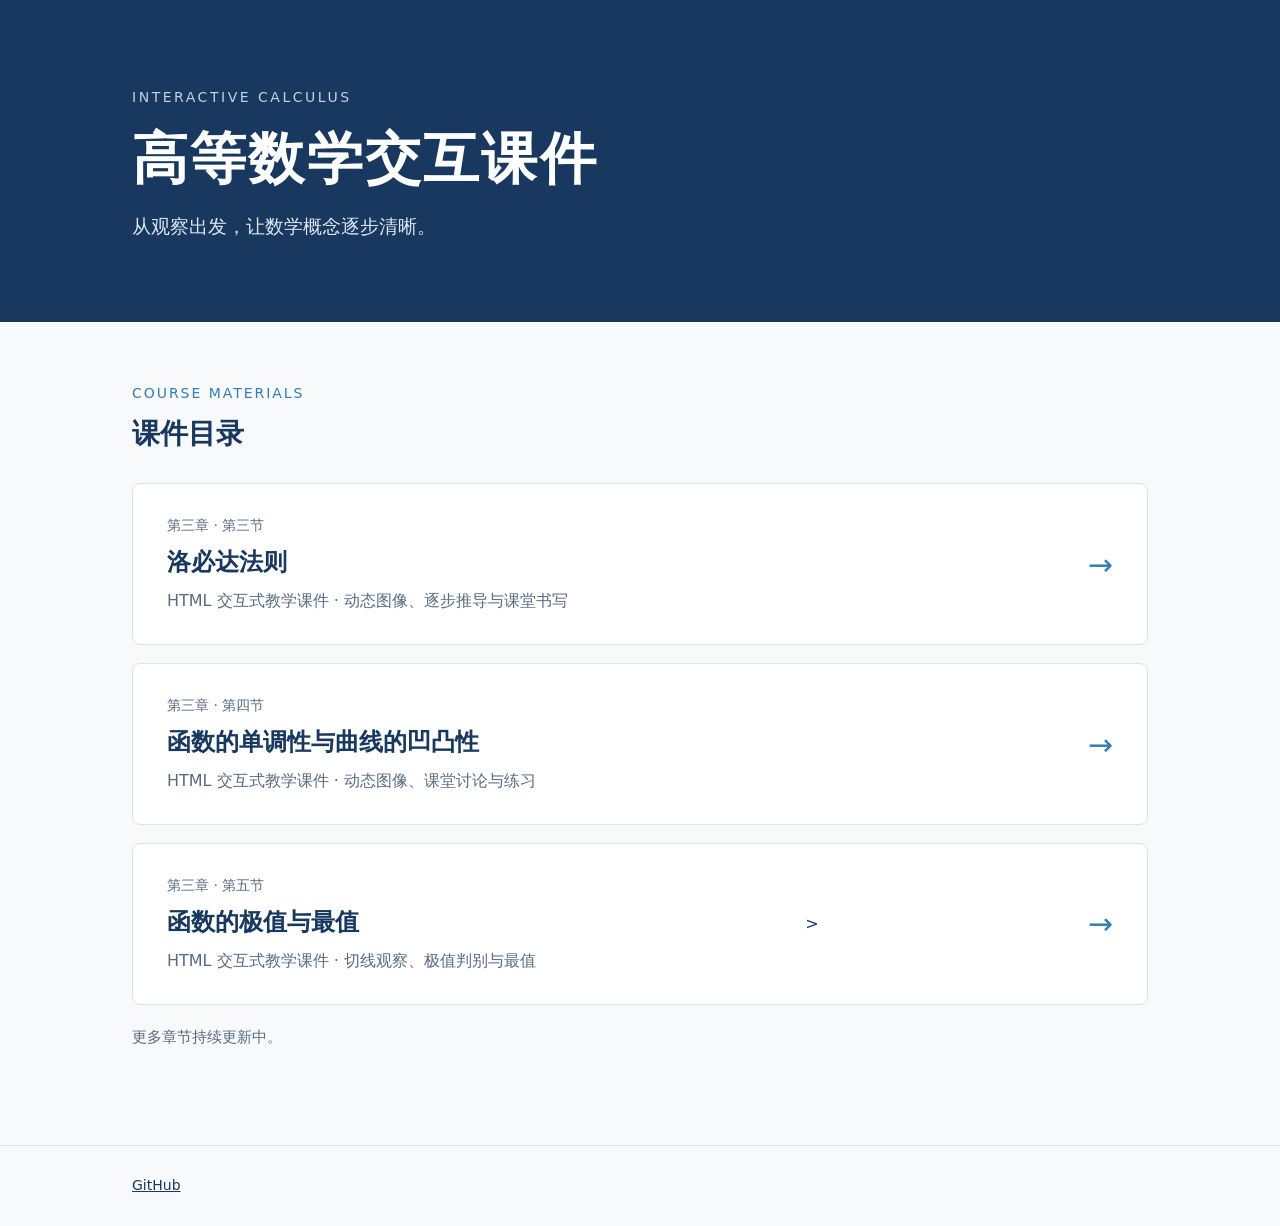
<file: index.html>
<!doctype html>
<html lang="zh-CN">
  <head>
    <meta charset="utf-8" /><meta name="viewport" content="width=device-width,initial-scale=1" />
    <title>高等数学交互课件</title>
    <style>
      :root{color-scheme:light;--ink:#19385f;--muted:#586b80;--line:#dbe4eb;--accent:#337db4}*{box-sizing:border-box}body{margin:0;background:#f7f9fb;color:var(--ink);font-family:"Microsoft YaHei",system-ui,sans-serif;line-height:1.7}header{background:#19385f;color:white} .wrap{max-width:1080px;margin:auto;padding:0 32px}.hero{padding:86px 32px 80px}.eyebrow{font-size:14px;letter-spacing:.18em;color:#bcd4e8}h1{font-size:clamp(34px,5vw,56px);margin:14px 0 16px;line-height:1.25;letter-spacing:.04em}header p{margin:0;color:#dce8f2;font-size:19px}main{padding-top:60px!important;padding-bottom:80px!important}.section-label{font-size:14px;color:var(--accent);letter-spacing:.14em}h2{font-size:28px;margin:4px 0 26px}.card{display:flex;gap:24px;align-items:center;justify-content:space-between;background:white;border:1px solid var(--line);border-radius:8px;padding:30px 34px;text-decoration:none;color:inherit;transition:border-color .2s,transform .2s}.card+.card{margin-top:18px}.card:hover{border-color:#81aac8;transform:translateY(-2px)}.chapter{font-size:14px;color:var(--muted)}h3{font-size:24px;margin:4px 0} .desc{color:var(--muted);margin:0}.arrow{font-size:30px;color:var(--accent)}.note{margin-top:20px;color:var(--muted);font-size:15px}footer{border-top:1px solid var(--line);color:var(--muted);font-size:14px;padding:28px 0}footer a{color:var(--ink)}@media(max-width:600px){.hero{padding-top:64px;padding-bottom:60px}.card{padding:24px}.wrap{padding-left:24px;padding-right:24px}}
    </style></head
  ><body>
    <header
      ><div class="wrap hero"
        ><div class="eyebrow">INTERACTIVE CALCULUS</div><h1>高等数学交互课件</h1
        ><p>从观察出发，让数学概念逐步清晰。</p></div
      ></header
    >
    <main class="wrap"
      ><div class="section-label">COURSE MATERIALS</div><h2>课件目录</h2
      ><a class="card" href="3.3%20洛必达法则/3.3%20洛必达法则.html"
        ><div
          ><div class="chapter">第三章 · 第三节</div><h3>洛必达法则</h3
          ><p class="desc">HTML 交互式教学课件 · 动态图像、逐步推导与课堂书写</p></div
        ><span class="arrow" aria-hidden="true">→</span></a
      ><a class="card" href="3.4%20函数的单调性与曲线的凹凸性/3.4%20函数的单调性与曲线的凹凸性.html"
        ><div
          ><div class="chapter">第三章 · 第四节</div><h3>函数的单调性与曲线的凹凸性</h3
          ><p class="desc">HTML 交互式教学课件 · 动态图像、课堂讨论与练习</p></div
        ><span class="arrow" aria-hidden="true">→</span></a
      ><a class="card" href="3.5%20函数的极值与最值/3.5%20函数的极值与最值.html"
        ><div><div class="chapter">第三章 · 第五节</div><h3>函数的极值与最值</h3>
          <p class="desc">HTML 交互式教学课件 · 切线观察、极值判别与最值</p></div>
        ><span class="arrow" aria-hidden="true">→</span></a
      ><p class="note">更多章节持续更新中。</p></main
    >
    <footer
      ><div class="wrap"
        ><a
          href="https://github.com/BroadenZeng/higher-math-interactive"
          >GitHub</a
        ></div
      ></footer
    >
  </body></html
>
</file>
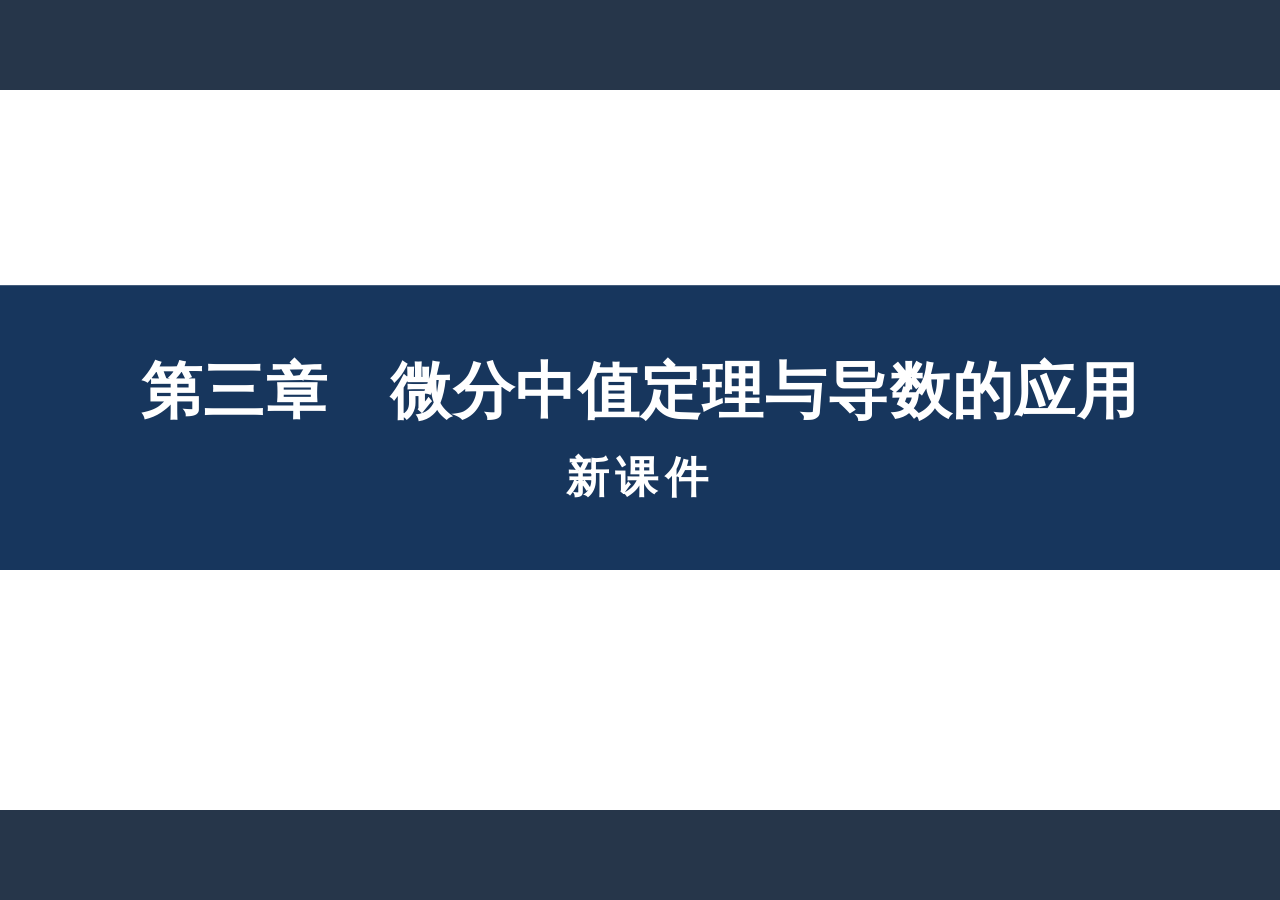
<file: 新课件模板.html>
<!doctype html>
<html lang="zh-CN"
  ><head
    ><meta charset="utf-8" /><meta
      name="viewport"
      content="width=device-width,initial-scale=1" /><title>新课件</title
    ><link rel="stylesheet" href="公共资源/style.css" /><script>
      window.MathJax={tex:{inlineMath:[['\\(','\\)']],displayMath:[['\\[','\\]']]},svg:{fontCache:'global'}};</script
    ><script defer src="公共资源/mathjax-tex-svg.js"></script
    ><script defer src="公共资源/slides.js"></script></head
  ><body
    ><main id="viewport"
      ><div id="stage"
        ><section class="slide cover"
          ><div><p>第三章　微分中值定理与导数的应用</p><p>新课件</p></div></section
        ><section class="slide"
          ><h1>新课件</h1><div class="body"><p>课堂内容</p></div></section
        ></div
      ></main
    ></body
  ></html
>
</file>
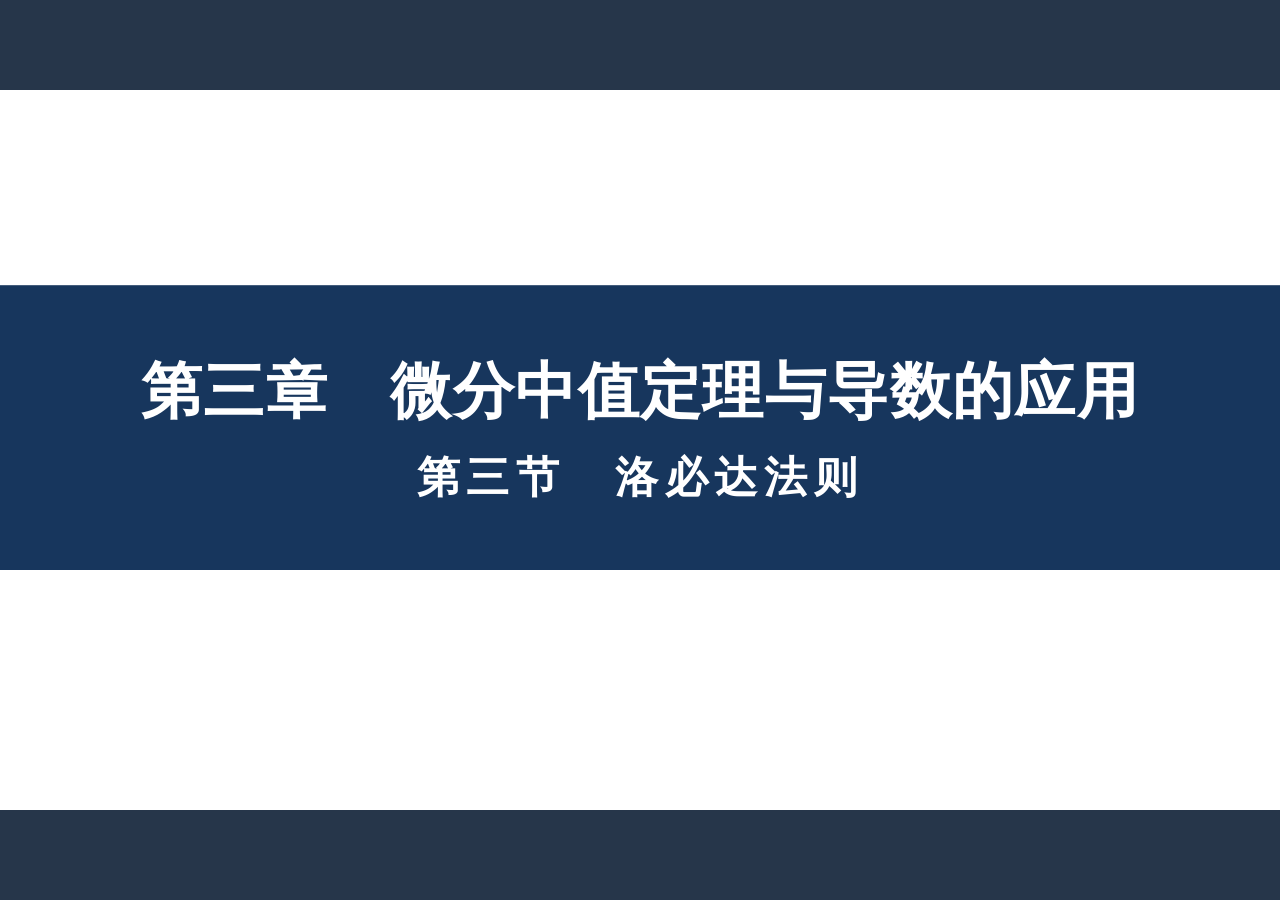
<file: 3.3 洛必达法则/3.3 洛必达法则.html>
<!doctype html>
<html lang="zh-CN"
  ><head
    ><meta charset="utf-8" /><meta
      name="viewport"
      content="width=device-width,initial-scale=1"
    /><title>3.3 洛必达法则</title
    ><link rel="stylesheet" href="../公共资源/style.css" /><script>
      window.MathJax={tex:{inlineMath:[['\\(','\\)']],displayMath:[['\\[','\\]']]},svg:{fontCache:'global'}};</script
    ><script defer src="../公共资源/mathjax-tex-svg.js"></script
    ><script defer src="../公共资源/slides.js"></script
    ><script defer src="图像.js"></script
    ><style>
      .writing-question ~ .exercise-solution-toggle{left:110px}</style
    ><style>
      .growth-transition .body>.step[data-step="1"]{margin-top:38px}.growth-transition .body>.step[data-step="2"]{margin-top:55px}
    </style></head
  ><body
    ><main id="viewport"
      ><div id="stage"
        ><section class="slide cover"
          ><div><p>第三章　微分中值定理与导数的应用</p><p>第三节　洛必达法则</p></div></section
        ><section class="slide"
          ><h1>从一个极限问题开始</h1
          ><div class="body"
            ><p>当 \(x\to0\) 时，\(e^x-1\to0\)，\(\sin 2x\to0\)．</p
            ><div class="eq">\[\lim_{x\to0}\frac{e^x-1}{\sin 2x}=?\]</div
            ><p class="question">分子和分母都趋于零，这个比值会趋于多少？</p></div
          ></section
        ><section class="slide"
          ><h1>观察：原点附近的两条曲线</h1
          ><div class="body"
            ><div class="zoom-layout"
              ><div
                ><canvas
                  id="introGraph"
                  width="880"
                  height="530"
                  aria-label="指数函数与正弦函数在原点附近的图像"
                ></canvas></div
              ><div class="zoom-controls"
                ><div class="zoom-key"
                  ><div><i class="zoom-key-line" aria-hidden="true"></i>\(y=e^x-1\)</div
                  ><div
                    ><i class="zoom-key-line dashed" aria-hidden="true"></i>\(y=\sin 2x\)</div
                  ></div
                ><p class="intro-range">观察范围：<span id="introRange" class="blue"></span></p
                ><input
                  id="introZoom"
                  aria-label="观察范围"
                  type="range"
                  min="0"
                  max="7"
                  value="0"
                /><p class="zoom-prompt">两条曲线分别像什么？</p></div
              ></div
            ></div
          ></section
        ><section class="slide"
          ><h1>观察：原点附近的变化</h1
          ><div class="body"
            ><p>放大后，两条曲线在原点附近看起来越来越像直线．</p
            ><p class="question">当 \(x\to0\) 时，两个函数值的比趋于多少？</p
            ><div class="step" data-step="1"
              ><p>从图像看，\(\sin 2x\) 的变化约为 \(e^x-1\) 的两倍．</p
              ><p>这只是观察得到的猜想；下面用泰勒展开说明．</p></div
            ></div
          ></section
        ><section class="slide"
          ><h1>用泰勒展开解释图像</h1
          ><div class="body"
            ><p>当 \(x\to0\) 时，分子和分母分别展开：</p
            ><div class="eq">\[e^x-1=x+o(x),\qquad \sin 2x=2x+o(x).\]</div
            ><div class="step" data-step="1"
              ><p>一次项的系数分别是两个函数在原点处的导数：</p
              ><div class="eq"
                >\[(e^x-1)^{\prime}\big|_{x=0}=1,\qquad (\sin 2x)^{\prime}\big|_{x=0}=2.\]</div
              ></div
            ><div class="step" data-step="2"
              ><p>两边都由一次项主导，因此</p
              ><div class="eq">\[\lim_{x\to0}\frac{e^x-1}{\sin 2x}=\frac{1}{2}.\]</div></div
            ></div
          ></section
        ><section class="slide"
          ><h1>由例子想到一般情况</h1
          ><div class="body"
            ><p>刚才的例子中，当 \(x\to0\) 时，分子与分母都趋于零，而且</p
            ><div class="eq"
              >\[\lim_{x\to0}\frac{e^x-1}{\sin 2x}=\lim_{x\to0}\frac{(e^x-1)^{\prime}}{(\sin
              2x)^{\prime}}=\lim_{x\to0}\frac{e^x}{2\cos 2x}=\frac{1}{2}.\]</div
            ><div class="step" data-step="1"
              ><p class="question"
                >对于一般的 \(0/0\) 型极限，<br />能否通过分子、分母的导数之比来求？</p
              ></div
            ></div
          ></section
        ><section class="slide"
          ><h1>洛必达法则：\(0/0\) 型</h1
          ><div class="body"
            ><p>设 \(f,g\) 在 \(x_0\) 的某去心邻域内可导，且 \(g^{\prime}(x)\ne0\)．若</p
            ><div class="eq theorem-condition"
              ><span
                >\(\displaystyle\lim_{x\to x_0}f(x)=\lim_{x\to x_0}g(x)=0,\qquad \lim_{x\to
                x_0}\frac{f^{\prime}(x)}{g^{\prime}(x)}\)</span
              ><span>存在且为有限数，</span></div
            ><p>则</p
            ><div class="eq"
              >\[\boxed{\displaystyle\lim_{x\to x_0}\frac{f(x)}{g(x)}=\lim_{x\to
              x_0}\frac{f^{\prime}(x)}{g^{\prime}(x)}.}\]</div
            ></div
          ></section
        ><section class="slide example-slide"
          ><h1>例 1</h1
          ><div class="body"
            ><p>求极限：</p><div class="eq">\[\lim_{x\to0}\frac{e^x-1}{x}.\]</div
            ><button
              type="button"
              class="exercise-solution-toggle"
              aria-expanded="false"
              aria-controls="example-solution-1"
              >解：</button
            ><div id="example-solution-1" class="exercise-solution-panel" hidden
              ><p>当 \(x\to0\) 时，分子、分母都趋于零，是 \(0/0\) 型．</p><p>分子、分母分别求导：</p
              ><div class="eq"
                >\[\lim_{x\to0}\frac{e^x-1}{x}=\lim_{x\to0}\frac{(e^x-1)^{\prime}}{x^{\prime}}=\lim_{x\to0}\frac{e^x}{1}=1.\]</div
              ></div
            ></div
          ></section
        ><section class="slide example-slide"
          ><h1>例 2</h1
          ><div class="body"
            ><p>求极限：</p><div class="eq">\[\lim_{x\to1}\frac{x^3-3x+2}{x^3-x^2-x+1}.\]</div
            ><button
              type="button"
              class="exercise-solution-toggle"
              aria-expanded="false"
              aria-controls="example-solution-2"
              >解：</button
            ><div id="example-solution-2" class="exercise-solution-panel" hidden
              ><p>当 \(x\to1\) 时，分子、分母都趋于零，是 \(0/0\) 型．</p
              ><div class="eq"
                >\[\lim_{x\to1}\frac{x^3-3x+2}{x^3-x^2-x+1}=\lim_{x\to1}\frac{3x^2-3}{3x^2-2x-1}.\]</div
              ><p>仍是 \(0/0\) 型，再次使用洛必达法则：</p
              ><div class="eq"
                >\[\lim_{x\to1}\frac{3x^2-3}{3x^2-2x-1}=\lim_{x\to1}\frac{6x}{6x-2}=\frac32.\]</div
              ></div
            ></div
          ></section
        ><section class="slide"
          ><h1>从泰勒展开看例 2</h1
          ><div class="body"
            ><p>令 \(\Delta x=x-1\)，当 \(\Delta x\to0\) 时，分子、分母分别展开：</p
            ><div class="eq"
              >\[\begin{aligned}x^3-3x+2&=3(\Delta x)^2+(\Delta x)^3,\\x^3-x^2-x+1&=2(\Delta
              x)^2+(\Delta x)^3.\end{aligned}\]</div
            ><div class="step" data-step="1"
              ><p>一次项都为零，二次项决定主要变化，因此</p
              ><div class="eq"
                >\[\lim_{x\to1}\frac{x^3-3x+2}{x^3-x^2-x+1}=\lim_{\Delta x\to0}\frac{3(\Delta
                x)^2+(\Delta x)^3}{2(\Delta x)^2+(\Delta x)^3}=\frac32.\]</div
              ><p>这里连续两次求导，与比较二次项系数相呼应．</p></div
            ></div
          ></section
        ><section class="slide"
          ><h1>课堂练习</h1
          ><div class="body"
            ><p>先判断极限类型，再计算：</p
            ><div class="eq"
              >\[\begin{aligned}(1)\quad&\lim_{x\to0}\frac{\ln(1+x)}{x}, &\qquad
              (2)\quad&\lim_{x\to0}\frac{\sin 3x}{e^x-1},\\[1.2em](3)\quad&\lim_{x\to0}\frac{1-\cos
              x}{x^2}, &\qquad (4)\quad&\lim_{x\to0}\frac{e^x-1-x}{x^2}.\end{aligned}\]</div
            ></div
          ></section
        ><section class="slide writing-slide"
          ><div class="writing-question"
            >\(\displaystyle (1)\quad \lim_{x\to0}\frac{\ln(1+x)}{x}\)</div
          ><button
            type="button"
            class="exercise-solution-toggle"
            aria-expanded="false"
            aria-controls="exercise-solution-extra-1"
            >解：</button
          ><div id="exercise-solution-extra-1" class="exercise-solution-panel" hidden
            ><div class="exercise-solution-formula"
              >\[\lim_{x\to0}\frac{\ln(1+x)}{x}=\lim_{x\to0}\frac{1/(1+x)}{1}=1.\]</div
            ></div
          ><canvas
            class="writing-canvas"
            width="1600"
            height="900"
            aria-label="第1题手写白板"
          ></canvas></section
        ><section class="slide writing-slide"
          ><div class="writing-question"
            >\(\displaystyle (2)\quad \lim_{x\to0}\frac{\sin 3x}{e^x-1}\)</div
          ><button
            type="button"
            class="exercise-solution-toggle"
            aria-expanded="false"
            aria-controls="exercise-solution-extra-2"
            >解：</button
          ><div id="exercise-solution-extra-2" class="exercise-solution-panel" hidden
            ><div class="exercise-solution-formula"
              >\[\lim_{x\to0}\frac{\sin 3x}{e^x-1}=\lim_{x\to0}\frac{3\cos 3x}{e^x}=3.\]</div
            ></div
          ><canvas
            class="writing-canvas"
            width="1600"
            height="900"
            aria-label="第2题手写白板"
          ></canvas></section
        ><section class="slide writing-slide"
          ><div class="writing-question"
            >\(\displaystyle (3)\quad \lim_{x\to0}\frac{1-\cos x}{x^2}\)</div
          ><button
            type="button"
            class="exercise-solution-toggle"
            aria-expanded="false"
            aria-controls="exercise-solution-extra-3"
            >解：</button
          ><div id="exercise-solution-extra-3" class="exercise-solution-panel" hidden
            ><div class="exercise-solution-formula"
              >\[\lim_{x\to0}\frac{1-\cos x}{x^2}=\lim_{x\to0}\frac{\sin
              x}{2x}=\lim_{x\to0}\frac{\cos x}{2}=\frac12.\]</div
            ></div
          ><canvas
            class="writing-canvas"
            width="1600"
            height="900"
            aria-label="第3题手写白板"
          ></canvas></section
        ><section class="slide writing-slide"
          ><div class="writing-question"
            >\(\displaystyle (4)\quad \lim_{x\to0}\frac{e^x-1-x}{x^2}\)</div
          ><button
            type="button"
            class="exercise-solution-toggle"
            aria-expanded="false"
            aria-controls="exercise-solution-extra-4"
            >解：</button
          ><div id="exercise-solution-extra-4" class="exercise-solution-panel" hidden
            ><div class="exercise-solution-formula"
              >\[\lim_{x\to0}\frac{e^x-1-x}{x^2}=\lim_{x\to0}\frac{e^x-1}{2x}=\lim_{x\to0}\frac{e^x}{2}=\frac12.\]</div
            ></div
          ><canvas
            class="writing-canvas"
            width="1600"
            height="900"
            aria-label="第4题手写白板"
          ></canvas></section
        ><section class="slide"
          ><h1>洛必达法则的推广</h1
          ><div class="body"
            ><p>在相应条件下，\(0/0\) 型洛必达法则还适用于：</p
            ><ul
              ><li>单侧极限；</li
              ><li>\(x\to+\infty\) 或 \(x\to-\infty\) 的情形；</li
              ><li>导数之比趋于 \(+\infty\) 或 \(-\infty\) 的情形．</li></ul
            ></div
          ></section
        ><section class="slide"
          ><h1>使用前先判断</h1
          ><div class="body"
            ><p>能否对下面的极限直接使用洛必达法则？</p
            ><div class="eq">\[\lim_{x\to0}\frac{x+1}{2x+1}.\]</div
            ><div class="step" data-step="1"
              ><p>分子、分母分别趋于 \(1\)，可直接代入，极限为 \(1\)．</p
              ><p class="center blue"
                >它不是 \(0/0\) 或 \(\infty/\infty\) 型，不能直接使用洛必达法则．</p
              ></div
            ></div
          ></section
        ><section class="slide"
          ><h1>当 \(x\) 趋于有限点</h1
          ><div class="body"
            ><p>当 \(x\to0^+\) 时，分子、分母都趋于无穷大，求：</p
            ><div class="eq"
              >\[\lim_{x\to0^+}\frac{\ln\left(1+\dfrac1{x^4}\right)}{\ln\left(1+\dfrac1{x^2}\right)}.\]</div
            ><p class="question">这个比值会趋于多少？</p></div
          ></section
        ><section class="slide"
          ><h1>观察：原点右侧的两条曲线</h1
          ><div class="body"
            ><div class="growth-layout"
              ><div
                ><canvas
                  id="finiteGraph"
                  width="880"
                  height="530"
                  aria-label="原点右侧两条对数函数曲线"
                ></canvas></div
              ><div class="growth-control"
                ><div class="zoom-key growth-key"
                  ><div
                    ><i class="zoom-key-line" aria-hidden="true"></i
                    >\(f(x)=\ln\left(1+\dfrac1{x^4}\right)\)</div
                  ><div
                    ><i class="zoom-key-line red" aria-hidden="true"></i
                    >\(g(x)=\ln\left(1+\dfrac1{x^2}\right)\)</div
                  ></div
                ><p>观察点：<span id="finiteRange" class="blue"></span></p
                ><input
                  id="finiteZoom"
                  type="range"
                  min="0"
                  max="9"
                  step="1"
                  value="0"
                  aria-label="靠近原点"
                /><p class="growth-prompt">当 \(x\to0^+\) 时，\(f(x)/g(x)\) 趋于多少？</p></div
              ></div
            ></div
          ></section
        ><section class="slide dense-review growth-transition"
          ><h1>由例子想到一般情况</h1
          ><div class="body"
            ><p
              >当 \(x\) 每次向 \(0^+\) 靠近时，函数值之比都接近
              \(2\)，这不也意味着每次的增量之比接近 \(2\) 吗？</p
            ><div class="step" data-step="1"
              ><p>猜想：</p
              ><div class="eq"
                >\[\lim_{x\to0^+}\frac{f(x)}{g(x)}\stackrel{?}{=}\lim_{x\to0^+}\frac{f^{\prime}(x)}{g^{\prime}(x)}.\]</div
              ></div
            ><div class="step" data-step="2"
              ><div class="eq"
                >\[\frac{\left[\ln\left(1+\dfrac1{x^4}\right)\right]^{\prime}}{\left[\ln\left(1+\dfrac1{x^2}\right)\right]^{\prime}}=\frac{-\dfrac4{x(1+x^4)}}{-\dfrac2{x(1+x^2)}}=\frac{2(1+x^2)}{1+x^4}\longrightarrow2.\]</div
              ></div
            ></div
          ></section
        ><section class="slide"
          ><h1>洛必达法则：\(\infty/\infty\) 型</h1
          ><div class="body"
            ><p>设 \(f,g\) 在 \(x_0\) 的某去心邻域内可导，且 \(g^{\prime}(x)\ne0\)．若</p
            ><div class="eq theorem-condition"
              ><span
                >\(\displaystyle\lim_{x\to x_0}f(x)=\lim_{x\to x_0}g(x)=\infty,\qquad \lim_{x\to
                x_0}\frac{f^{\prime}(x)}{g^{\prime}(x)}\)</span
              ><span>存在且为有限数，</span></div
            ><p>则</p
            ><div class="eq"
              >\[\boxed{\displaystyle\lim_{x\to x_0}\frac{f(x)}{g(x)}=\lim_{x\to
              x_0}\frac{f^{\prime}(x)}{g^{\prime}(x)}.}\]</div
            ></div
          ></section
        ><section class="slide"
          ><h1>洛必达法则的推广</h1
          ><div class="body"
            ><p>在相应条件下，\(\infty/\infty\) 型洛必达法则也适用于：</p
            ><ul
              ><li>单侧极限；</li
              ><li>\(x\to+\infty\) 或 \(x\to-\infty\) 的情形；</li
              ><li
                >\(\dfrac{f^{\prime}(x)}{g^{\prime}(x)}\to\pm\infty\quad\Longrightarrow\quad\dfrac{f(x)}{g(x)}\to\pm\infty\)．</li
              ></ul
            ><p class="promotion-example">考虑下面的极限：</p
            ><div class="eq"
              >\[\lim_{x\to+\infty}\frac{\ln(e^{2x}+e^{-x})}{x+\dfrac1x}=?\]</div
            ></div
          ></section
        ><section class="slide"
          ><h1>向右观察：两条曲线</h1
          ><div class="body"
            ><div class="growth-layout simple-growth"
              ><div
                ><canvas
                  id="growthGraph"
                  width="880"
                  height="530"
                  aria-label="两条函数曲线"
                ></canvas></div
              ><div class="growth-control"
                ><div class="zoom-key growth-key"
                  ><div
                    ><i class="zoom-key-line" aria-hidden="true"></i
                    >\(f(x)=\ln(e^{2x}+e^{-x})\)</div
                  ><div
                    ><i class="zoom-key-line red" aria-hidden="true"></i>\(g(x)=x+\dfrac1x\)</div
                  ></div
                ><p>观察点：<span id="growthRange" class="blue"></span></p
                ><input
                  id="growthX"
                  type="range"
                  min="0"
                  max="8"
                  step="1"
                  value="0"
                  aria-label="观察范围"
                /><p class="growth-prompt"
                  >当 \(x\) 越来越大时，观察 \(f(x)/g(x)\) 趋于多少？</p
                ></div
              ></div
            ></div
          ></section
        ><section class="slide"
          ><h1>观察结果</h1
          ><div class="body"
            ><p>分子、分母分别求导：</p
            ><div class="step" data-step="1"
              ><div class="eq"
                >\[f^{\prime}(x)=\frac{2e^{2x}-e^{-x}}{e^{2x}+e^{-x}},\qquad
                g^{\prime}(x)=1-\frac1{x^2}.\]</div
              ></div
            ><div class="step" data-step="2"
              ><div class="eq"
                >\[\lim_{x\to+\infty}\frac{f(x)}{g(x)}=\lim_{x\to+\infty}\frac{f^{\prime}(x)}{g^{\prime}(x)}=\lim_{x\to+\infty}\frac{\dfrac{2e^{2x}-e^{-x}}{e^{2x}+e^{-x}}}{1-\dfrac1{x^2}}=2.\]</div
              ><p class="center blue">导数之比，比较的是两个函数在同一位置的瞬时增长率．</p></div
            ></div
          ></section
        ><section class="slide example-slide"
          ><h1>例 3</h1
          ><div class="body"
            ><p>求极限：</p><div class="eq">\[\lim_{x\to+\infty}\frac{\ln x}{x}.\]</div
            ><button
              type="button"
              class="exercise-solution-toggle"
              aria-expanded="false"
              aria-controls="example-solution-3"
              >解：</button
            ><div id="example-solution-3" class="exercise-solution-panel" hidden
              ><p>这是 \(\infty/\infty\) 型：</p
              ><div class="eq"
                >\[\lim_{x\to+\infty}\frac{\ln x}{x}=\lim_{x\to+\infty}\frac{(\ln
                x)^{\prime}}{x^{\prime}}=\lim_{x\to+\infty}\frac{1/x}{1}=0.\]</div
              ><p class="center blue">当 \(x\to+\infty\) 时，\(\ln x\) 的增长慢于 \(x\)．</p></div
            ></div
          ></section
        ><section class="slide example-slide"
          ><h1>例 4</h1
          ><div class="body"
            ><p>求极限：</p><div class="eq">\[\lim_{x\to+\infty}\frac{x}{e^x}.\]</div
            ><button
              type="button"
              class="exercise-solution-toggle"
              aria-expanded="false"
              aria-controls="example-solution-4"
              >解：</button
            ><div id="example-solution-4" class="exercise-solution-panel" hidden
              ><p>这是 \(\infty/\infty\) 型：</p
              ><div class="eq"
                >\[\lim_{x\to+\infty}\frac{x}{e^x}=\lim_{x\to+\infty}\frac{1}{e^x}=0.\]</div
              ></div
            ></div
          ></section
        ><section class="slide"
          ><h1>课堂练习</h1
          ><div class="body"
            ><p>求下列极限：</p
            ><div class="eq"
              >\[\begin{aligned}(1)\quad&\lim_{x\to+\infty}\frac{2x+1}{x+3}, &\qquad
              (2)\quad&\lim_{x\to+\infty}\frac{\ln
              x}{\sqrt{x}},\\[1.2em](3)\quad&\lim_{x\to+\infty}\frac{x^2}{e^x}, &\qquad
              (4)\quad&\lim_{x\to+\infty}\frac{3x^2+1}{2x^2-x}.\end{aligned}\]</div
            ></div
          ></section
        ><section class="slide writing-slide"
          ><div class="writing-question"
            >\(\displaystyle (1)\quad \lim_{x\to+\infty}\frac{2x+1}{x+3}\)</div
          ><button
            type="button"
            class="exercise-solution-toggle"
            aria-expanded="false"
            aria-controls="exercise-solution-infinity-1"
            >解：</button
          ><div id="exercise-solution-infinity-1" class="exercise-solution-panel" hidden
            ><div class="exercise-solution-formula"
              >\[\lim_{x\to+\infty}\frac{2x+1}{x+3}=\lim_{x\to+\infty}\frac{(2x+1)^{\prime}}{(x+3)^{\prime}}=\lim_{x\to+\infty}\frac21=2.\]</div
            ></div
          ><canvas
            aria-label="第1题手写白板"
            class="writing-canvas"
            height="900"
            width="1600"
          ></canvas></section
        ><section class="slide writing-slide"
          ><div class="writing-question"
            >\(\displaystyle (2)\quad \lim_{x\to+\infty}\frac{\ln x}{\sqrt{x}}\)</div
          ><button
            type="button"
            class="exercise-solution-toggle"
            aria-expanded="false"
            aria-controls="exercise-solution-extra-5"
            >解：</button
          ><div id="exercise-solution-extra-5" class="exercise-solution-panel" hidden
            ><div class="exercise-solution-formula"
              >\[\lim_{x\to+\infty}\frac{\ln
              x}{\sqrt{x}}=\lim_{x\to+\infty}\frac{1/x}{1/(2\sqrt{x})}=\lim_{x\to+\infty}\frac{2}{\sqrt{x}}=0.\]</div
            ></div
          ><canvas
            aria-label="第2题手写白板"
            class="writing-canvas"
            height="900"
            width="1600"
          ></canvas></section
        ><section class="slide writing-slide"
          ><div class="writing-question"
            >\(\displaystyle (3)\quad \lim_{x\to+\infty}\frac{x^2}{e^x}\)</div
          ><button
            type="button"
            class="exercise-solution-toggle"
            aria-expanded="false"
            aria-controls="exercise-solution-extra-6"
            >解：</button
          ><div id="exercise-solution-extra-6" class="exercise-solution-panel" hidden
            ><div class="exercise-solution-formula"
              >\[\lim_{x\to+\infty}\frac{x^2}{e^x}=\lim_{x\to+\infty}\frac{2x}{e^x}=\lim_{x\to+\infty}\frac2{e^x}=0.\]</div
            ></div
          ><canvas
            aria-label="第3题手写白板"
            class="writing-canvas"
            height="900"
            width="1600"
          ></canvas></section
        ><section class="slide writing-slide"
          ><div class="writing-question"
            >\(\displaystyle (4)\quad \lim_{x\to+\infty}\frac{3x^2+1}{2x^2-x}\)</div
          ><button
            type="button"
            class="exercise-solution-toggle"
            aria-expanded="false"
            aria-controls="exercise-solution-extra-7"
            >解：</button
          ><div id="exercise-solution-extra-7" class="exercise-solution-panel" hidden
            ><div class="exercise-solution-formula"
              >\[\lim_{x\to+\infty}\frac{3x^2+1}{2x^2-x}=\lim_{x\to+\infty}\frac{6x}{4x-1}=\frac32.\]</div
            ></div
          ><canvas
            aria-label="第4题手写白板"
            class="writing-canvas"
            height="900"
            width="1600"
          ></canvas></section
        ><section class="slide"
          ><img
            src="洛必达表情包.png"
            alt="洛必达法则表情包"
            style="position:absolute;left:50%;top:50%;transform:translate(-50%,-50%);max-width:94%;max-height:90%;width:auto;height:auto;object-fit:contain" /></section
        ><section class="slide"
          ><div style="position:absolute;inset:0;color:#222"
            ><svg
              viewBox="0 0 1600 900"
              style="position:absolute;inset:0;width:100%;height:100%;pointer-events:none"
              aria-hidden="true"
            >
              <defs>
                <marker
                  id="cycle-arrow"
                  viewBox="0 0 10 10"
                  refX="9"
                  refY="5"
                  markerWidth="8"
                  markerHeight="8"
                  orient="auto"
                >
                  <path d="M0 0 L10 5 L0 10z" fill="#333" />
                </marker>
              </defs>
              <g fill="none" stroke="#333" stroke-width="2.5" marker-end="url(#cycle-arrow)">
                <path d="M430 270 H590" />
                <path d="M1010 270 H1170" />
                <path d="M1350 365 V535" />
                <path d="M1170 610 H1010" />
                <path d="M590 610 H430" />
              </g></svg
            ><div
              style="position:absolute;left:80px;top:205px;width:350px;height:150px;display:flex;align-items:center;justify-content:center;font-size:38px"
              >\(\displaystyle\lim_{x\to+\infty}\frac{x}{\sqrt{x^2+1}}\)</div
            ><div
              style="position:absolute;left:625px;top:185px;width:350px;height:150px;display:flex;align-items:center;justify-content:center;font-size:38px"
              >\(\displaystyle\lim_{x\to+\infty}\frac{\sqrt{x^2+1}}{x}\)</div
            ><div
              style="position:absolute;left:1170px;top:205px;width:350px;height:150px;display:flex;align-items:center;justify-content:center;font-size:38px"
              >\(\displaystyle\lim_{x\to+\infty}\frac{x}{\sqrt{x^2+1}}\)</div
            ><div
              style="position:absolute;left:1170px;top:525px;width:350px;height:150px;display:flex;align-items:center;justify-content:center;font-size:38px"
              >\(\displaystyle\lim_{x\to+\infty}\frac{\sqrt{x^2+1}}{x}\)</div
            ><div
              style="position:absolute;left:625px;top:545px;width:350px;height:150px;display:flex;align-items:center;justify-content:center;font-size:38px"
              >\(\displaystyle\lim_{x\to+\infty}\frac{x}{\sqrt{x^2+1}}\)</div
            ><div
              style="position:absolute;left:430px;top:218px;width:160px;text-align:center;font-size:28px"
              >洛必达</div
            ><div
              style="position:absolute;left:1010px;top:218px;width:160px;text-align:center;font-size:28px"
              >洛必达</div
            ><div
              style="position:absolute;left:1225px;top:430px;width:100px;text-align:center;font-size:28px"
              >洛必达</div
            ><div
              style="position:absolute;left:1010px;top:558px;width:160px;text-align:center;font-size:28px"
              >洛必达</div
            ><div
              style="position:absolute;left:430px;top:558px;width:160px;text-align:center;font-size:28px"
              >洛必达</div
            ><div
              style="position:absolute;left:0;top:389px;width:1600px;text-align:center;font-size:70px;color:#111"
              >我让你洛不出来</div
            ><div
              style="position:absolute;left:80px;top:545px;width:350px;height:150px;display:flex;align-items:center;justify-content:center;font-size:48px;letter-spacing:7px"
              >··········</div
            ></div
          ></section
        ><section class="slide dense-review"
          ><h1>想一想</h1
          ><div class="body"
            ><p class="question">如果导数之比的极限不存在，<br />原来的极限可以存在吗？</p
            ><div class="step" data-step="1"
              ><p>例如，考虑 \(\displaystyle\lim_{x\to+\infty}\frac{x+\sin x}{x}\)．</p
              ><div class="eq">\[\frac{(x+\sin x)^{\prime}}{x^{\prime}}=1+\cos x.\]</div
              ><p>当 \(x\to+\infty\) 时，导数之比的极限不存在．</p></div
            ><div class="step" data-step="2"
              ><p>而原来的极限为</p
              ><div class="eq"
                >\[\lim_{x\to+\infty}\frac{x+\sin x}{x}=\lim_{x\to+\infty}\left(1+\frac{\sin
                x}{x}\right)=1.\]</div
              ><p class="center blue">导数之比的极限不存在，原来的极限仍可能存在．</p></div
            ></div
          ></section
        ><section class="slide"
          ><h1>其他未定式：先转化</h1
          ><div class="body"
            ><p>洛必达法则直接处理的是 \(0/0\) 与 \(\infty/\infty\) 型．</p
            ><table class="indeterminate-table"
              ><colgroup><col class="type-column" /><col /></colgroup
              ><thead
                ><tr><th scope="col">原类型</th><th scope="col">常见转化思路</th></tr></thead
              ><tbody
                ><tr><td>\(0\cdot\infty\)</td><td>把乘积改写成商</td></tr
                ><tr><td>\(\infty-\infty\)</td><td>通分、有理化或变形</td></tr
                ><tr><td>\(1^\infty,\ 0^0,\ \infty^0\)</td><td>先取对数，再研究指数</td></tr></tbody
              ></table
            ></div
          ></section
        ><section class="slide example-slide"
          ><h1>例：\(0\cdot\infty\) 型</h1
          ><div class="body"
            ><p>求极限：</p><div class="eq">\[\lim_{x\to0^+}x\ln x.\]</div
            ><button
              type="button"
              class="exercise-solution-toggle"
              aria-expanded="false"
              aria-controls="example-solution-5"
              >解：</button
            ><div id="example-solution-5" class="exercise-solution-panel" hidden
              ><p>改写成 \(\infty/\infty\) 型：</p
              ><div class="eq"
                >\[\lim_{x\to0^+}x\ln x=\lim_{x\to0^+}\frac{\ln
                x}{1/x}=\lim_{x\to0^+}\frac{1/x}{-1/x^2}=\lim_{x\to0^+}(-x)=0.\]</div
              ></div
            ></div
          ></section
        ><section class="slide example-slide"
          ><h1>例：\(1^\infty\) 型</h1
          ><div class="body"
            ><p>求极限：</p><div class="eq">\[\lim_{x\to0}(1+x)^{1/x}.\]</div
            ><button
              type="button"
              class="exercise-solution-toggle"
              aria-expanded="false"
              aria-controls="example-solution-6"
              >解：</button
            ><div id="example-solution-6" class="exercise-solution-panel" hidden
              ><p>令 \(y=(1+x)^{1/x}\)，则</p
              ><div class="eq">\[\ln y=\frac{\ln(1+x)}{x}\longrightarrow1.\]</div
              ><p>由指数函数的连续性，\(y\to e\)．</p></div
            ></div
          ></section
        ><section class="slide"
          ><h1>课堂练习</h1
          ><div class="body"
            ><p>求下列极限：</p
            ><div class="eq"
              >\[(1)\quad\lim_{x\to+\infty}\left(\sqrt{x^2+x}-x\right),\qquad
              (2)\quad\lim_{x\to0^+}x^x.\]</div
            ></div
          ></section
        ><section class="slide summary-slide"
          ><h1>本节小结</h1
          ><div class="body"
            ><ul
              ><li>\(0/0\)：比较趋于零的快慢；\(\infty/\infty\)：比较趋于无穷的快慢．</li
              ><li>一阶泰勒近似给出直觉：一次项非零时，变化率决定局部的主要变化．</li
              ><li>洛必达法则在规定条件下，用导数之比的极限求原商的极限．</li
              ><li>其他未定式先变形；每次使用前检查类型、条件与导数之比的极限．</li></ul
            ></div
          ></section
        ></div
      ></main
    ></body
  ></html
>
</file>
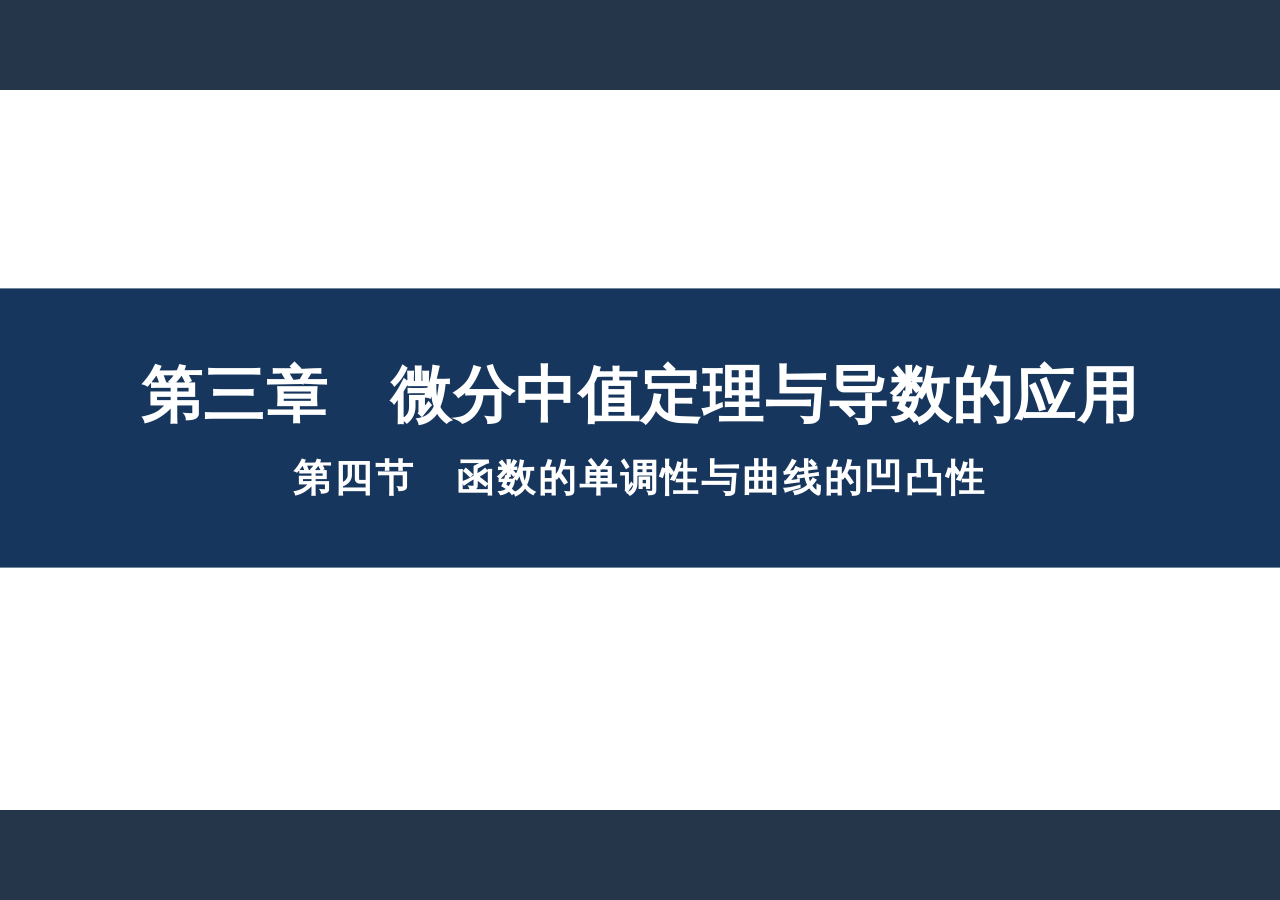
<file: 3.4 函数的单调性与曲线的凹凸性/3.4 函数的单调性与曲线的凹凸性.html>
<!doctype html>
<html lang="zh-CN">
  <head>
    <meta charset="utf-8" />
    <meta name="viewport" content="width=device-width,initial-scale=1" />
    <title>3.4 函数的单调性与曲线的凹凸性</title>
    <link rel="stylesheet" href="../公共资源/style.css" />
    <script>
      window.MathJax={tex:{inlineMath:[['\\(','\\)']],displayMath:[['\\[','\\]']]},svg:{fontCache:'global'}};
    </script>
    <script defer src="../公共资源/mathjax-tex-svg.js"></script>
    <script defer src="../公共资源/slides.js"></script>
    <script defer src="图像.js"></script>
    <style id="curve-intro-style">
      .curve-intro .body {
        margin-top: 55px;
      }
      .curve-intro .body > p {
        margin: 20px 0;
      }
      .curve-intro .body ul {
        margin: 22px 0 0 42px;
      }
      .curve-intro .body li {
        padding: 9px 0;
      }
      .curve-intro-cases {
        display: grid;
        grid-template-columns: 1fr 1fr;
        gap: 60px;
        margin: 40px 0 0;
      }
      .curve-intro-cases > div {
        padding: 18px 24px;
        border-left: 5px solid #2f75b5;
        background: #f2f6fa;
      }
      .curve-intro-cases strong {
        color: #17365d;
      }
      .curve-intro-cases p {
        margin: 14px 0 0;
      }
      .curve-intro .body .question {
        font-size: 33px;
        margin: 48px 0 0 !important;
      }
      .curve-intro-transition {
        margin-top: 36px;
      }
      .curve-intro-transition p {
        margin: 12px 0;
      }
    </style>
    <style id="curve-intro-charts">
      .curve-intro .intro-chart-layout {
        display: grid;
        grid-template-columns: minmax(0, 760px) 1fr;
        gap: 36px;
        align-items: center;
        margin-top: 16px;
      }
      .intro-chart svg {
        display: block;
        width: 100%;
        height: auto;
      }
      .intro-chart .chart-grid {
        fill: none;
        stroke: #dbe4ed;
        stroke-width: 2;
      }
      .intro-chart .chart-axis {
        fill: none;
        stroke: #6d8194;
        stroke-width: 2.5;
      }
      .intro-chart .chart-tick,
      .intro-chart .chart-axis-title {
        font:
          20px "Microsoft YaHei",
          sans-serif;
        fill: #526b80;
      }
      .intro-chart .chart-a,
      .intro-chart .chart-b {
        fill: none;
        stroke-width: 5;
        stroke-linecap: round;
      }
      .intro-chart .chart-a {
        stroke: #205786;
      }
      .intro-chart .chart-b {
        stroke: #c26340;
        stroke-dasharray: 12 8;
      }
      .intro-chart .chart-a-dot {
        fill: #205786;
      }
      .intro-chart .chart-b-dot {
        fill: #c26340;
        stroke: white;
        stroke-width: 1.5;
      }
      .intro-chart-notes {
        font-size: 27px;
        line-height: 1.45;
      }
      .intro-chart-notes p {
        margin: 14px 0;
      }
      .intro-chart-notes strong {
        color: #17365d;
      }
      .chart-key {
        display: inline-block;
        width: 14px;
        height: 14px;
        border-radius: 50%;
        background: #205786;
        vertical-align: middle;
        margin-right: 14px;
      }
      .chart-key-b {
        background: #c26340;
      }
      .intro-chart-notes .chart-note {
        font-size: 20px;
        color: #687b8d;
        margin-top: 25px;
      }
      .curve-intro:has(.intro-chart) .body {
        margin-top: 38px;
      }
      .curve-intro:has(.intro-chart) .body .question {
        margin: 18px 0 0 !important;
        font-size: 30px;
      }
      .curve-intro:has(.intro-chart) .curve-intro-transition {
        margin-top: 24px;
      }
      .curve-intro:has(.intro-chart) .curve-intro-transition p {
        margin: 0;
      }
    </style>
    <style id="phone-intro-layout">
      .phone-intro .intro-chart-layout {
        grid-template-columns: minmax(0, 880px) 180px;
        gap: 24px;
        width: min(100%, 1084px);
        margin: 12px auto 0;
      }
      .phone-intro .intro-chart-notes {
        font-size: 27px;
      }
      .phone-intro .chart-a-dot,
      .phone-intro .chart-b-dot {
        stroke: none;
      }
      .phone-intro .phone-shared-marker {
        fill: url(#phone-shared-dot);
      }
      .phone-intro .body .question {
        text-align: center;
        margin: 18px auto 0 !important;
      }
      .phone-intro .curve-intro-transition {
        font-size: 25px;
        color: #758494;
        text-align: center;
        margin-top: 24px;
      }
    </style>
    <style id="blogger-intro-layout">
      .blogger-intro .intro-chart-layout {
        grid-template-columns: minmax(0, 880px) 180px;
        gap: 24px;
        width: min(100%, 1084px);
        margin: 12px auto 0;
      }
      .blogger-intro .intro-chart-notes {
        font-size: 27px;
      }
      .blogger-intro .chart-a-dot,
      .blogger-intro .chart-b-dot {
        stroke: none;
      }
      .blogger-intro .blogger-shared-marker {
        fill: url(#blogger-shared-dot);
      }
      .blogger-intro .body .question {
        text-align: center;
        margin: 18px auto 0 !important;
      }
    </style>
    <style id="intro-legends-inside">
      .curve-intro.blogger-intro .intro-chart-layout,
      .curve-intro.phone-intro .intro-chart-layout {
        display: block;
        width: min(100%, 1196px);
        margin: 12px auto 0;
      }
      .intro-chart-legend text {
        font:
          20px "Microsoft YaHei",
          sans-serif;
        fill: #17365d;
      }
      .intro-chart-legend .legend-a {
        fill: #205786;
      }
      .intro-chart-legend .legend-b {
        fill: #c26340;
      }
    </style>
    <style id="intro-chart-enlarge">
      .curve-intro.phone-intro:has(.intro-chart) .body {
        margin-top: 30px;
      }
      .phone-intro .body > p:first-child {
        line-height: 1.3;
        margin: 12px 0;
      }
    </style>
    <style id="curve-shapes-bridge-style">
      .curve-shapes-bridge .body {
        margin-top: 55px;
      }
      .curve-shapes-bridge .body > p {
        margin: 0 0 48px;
      }
      .curve-shapes-pair {
        display: grid;
        grid-template-columns: 1fr 1fr;
        gap: 56px;
        align-items: start;
      }
      .curve-shape svg {
        display: block;
        width: 100%;
        height: auto;
      }
      .curve-shape p {
        text-align: center;
        color: #17365d;
        font-size: 36px;
        margin: 18px 0 0;
      }
      .shape-grid {
        fill: none;
        stroke: #e5ecf2;
        stroke-width: 2;
      }
      .shape-axis,
      .shape-arrow {
        fill: none;
        stroke: #8597a8;
        stroke-width: 2;
      }
      .shape-curve {
        fill: none;
        stroke: #205786;
        stroke-width: 5;
        stroke-linecap: round;
      }
    </style>
    <style id="curve-shapes-axis-labels">
      .curve-shape {
        position: relative;
      }
      .shape-axis-label {
        position: absolute;
        font-size: 22px;
        color: #657a8d;
        line-height: 1;
      }
      .shape-axis-x {
        left: 89%;
        top: 75%;
      }
      .shape-axis-y {
        left: 26%;
        top: 4%;
      }
    </style>
    <style id="curve-shapes-balance">
      .curve-shapes-bridge .body {
        margin-left: 110px;
        margin-right: 110px;
      }
      .curve-shapes-bridge .body > p {
        margin-bottom: 80px;
      }
      .curve-shapes-pair {
        gap: 48px;
      }
      .curve-shape-plot {
        position: relative;
      }
      .curve-shape .shape-caption {
        margin: 24px 0 0;
        text-align: center;
        color: #17365d;
        font-size: 36px;
        font-weight: 600;
      }
    </style>
    <style id="inflection-intro-style">
      .inflection-intro .body > p:first-child {
        margin-bottom: 16px;
      }
      .inflection-example {
        position: relative;
        width: min(100%, 900px);
        margin: 0 auto;
      }
      .inflection-example svg {
        display: block;
        width: 100%;
        height: auto;
      }
      .inflection-arc {
        fill: none;
        stroke-width: 6;
        stroke-linecap: round;
      }
      .inflection-arc.convex-arc {
        stroke: #16866e;
      }
      .inflection-arc.concave-arc {
        stroke: #24699a;
      }
      .inflection-arrow {
        fill: none;
        stroke: #526b80;
        stroke-width: 2.5;
      }
      .inflection-derivative {
        position: absolute;
        left: 20%;
        top: 0%;
        font-size: 33px;
        color: #17365d;
        white-space: nowrap;
      }
      .inflection-intro .body .question {
        margin: 22px 0 0 !important;
      }
    </style>
    <style id="inflection-question-style">
      .inflection-question-slide {
        display: flex;
        align-items: center;
        justify-content: center;
      }
      .inflection-question-slide .body {
        margin: 0 120px;
      }
      .inflection-question-slide .body .question {
        font-size: 40px;
        line-height: 1.5;
        margin: 0 !important;
      }
    </style>
    <style id="inflection-point-label-style">
      .inflection-point-label {
        position: absolute;
        left: 51.5%;
        top: 49%;
        font-size: 27px;
        line-height: 1.2;
        color: #d33131;
        white-space: nowrap;
      }
    </style>
    <style id="inflection-point-annotation-style">
      .inflection-point-annotation {
        position: absolute;
        left: 51.5%;
        top: 49%;
        white-space: nowrap;
      }
      .inflection-point-annotation .inflection-point-label,
      .inflection-point-annotation .inflection-derivative {
        position: static;
        display: block;
      }
      .inflection-point-annotation .inflection-point-label {
        color: #d33131;
        font-size: 27px;
        line-height: 1.25;
      }
      .inflection-point-annotation .inflection-derivative {
        color: #17365d;
        font-size: 29px;
        margin-top: 6px;
        line-height: 1.2;
      }
    </style>
    <style id="inflection-condition-style">
      .inflection-intro .body .inflection-condition {
        margin: 22px 0 0;
        font-size: 31px;
        line-height: 1.4;
      }
    </style>
    <style id="inflection-compare-style">
      .inflection-compare .body {
        margin-top: 42px;
      }
      .inflection-compare .body > p:first-child {
        margin: 0 0 10px;
      }
      .inflection-compare-plots {
        display: grid;
        grid-template-columns: 1fr 1fr;
        gap: 42px;
        width: min(100%, 1200px);
        margin: 20px auto 18px;
      }
      .compare-curve-plot {
        position: relative;
      }
      .compare-curve-plot svg {
        display: block;
        width: 100%;
        height: auto;
      }
      .compare-axis {
        fill: none;
        stroke: #91a3b3;
        stroke-width: 2;
      }
      .compare-curve-base,
      .compare-arc {
        fill: none;
        stroke-width: 4;
        stroke-linecap: round;
        stroke-linejoin: round;
      }
      .compare-curve-base {
        stroke: #315c7c;
      }
      .compare-arc.convex {
        stroke: #16866e;
      }
      .compare-arc.concave {
        stroke: #24699a;
      }
      .compare-plot-name,
      .compare-axis-x,
      .compare-axis-y {
        position: absolute;
        color: #17365d;
        font-size: 23px;
        line-height: 1;
      }
      .compare-plot-name {
        left: 8%;
        top: 8%;
      }
      .compare-axis-x {
        left: 92%;
        top: 46%;
      }
      .compare-axis-y {
        left: 51%;
        top: 2%;
      }
      .inflection-compare .body .eq {
        margin: 8px 0;
      }
      .inflection-compare .body p {
        margin: 10px 0;
      }
      .inflection-compare .body > .step[data-step="2"] p {
        font-size: var(--slide-body-size);
        line-height: 1.5;
        margin: 20px 0 0;
      }
    </style>
    <style id="compare-revision">
      .inflection-compare .body {
        margin-top: 25px;
      }
      .inflection-compare .compare-lead {
        margin: 0 0 8px;
      }
      .compare-columns {
        display: grid;
        grid-template-columns: 1fr 1fr;
        gap: 48px;
        max-width: 1200px;
        margin: auto;
        text-align: center;
      }
      .compare-name {
        font-size: 35px;
        color: #17365d;
      }
      .compare-derivative {
        font-size: 30px;
        color: #17365d;
        margin: 4px 0;
      }
      .compare-column .compare-curve-plot {
        width: 100%;
      }
      .compare-observation,
      .compare-signs {
        font-size: 27px;
        line-height: 1.3;
      }
      .compare-signs {
        margin-top: 4px;
      }
      .compare-question,
      .compare-conclusion {
        text-align: center;
        font-size: 29px;
        margin-top: 12px;
        color: #17365d;
      }
      .compare-conclusion {
        font-weight: 600;
      }
    </style>
    <style id="compare-spacing-adjust">
      .inflection-compare .body {
        margin-top: 32px;
      }
      .inflection-compare .compare-lead {
        margin-bottom: 20px;
      }
      .compare-derivative {
        margin: 12px 0;
      }
      .compare-column .compare-curve-plot {
        max-width: 620px;
        margin: 8px auto 0;
      }
      .compare-signs {
        margin-top: 16px;
      }
      .compare-conclusion {
        margin-top: 34px;
      }
    </style>
    <style id="compare-sign-alignment">
      .compare-signs {
        position: relative;
        height: 42px;
      }
      .compare-signs .sign-label {
        position: absolute;
        right: calc(50% + 125px);
        white-space: nowrap;
      }
      .compare-signs .sign-left,
      .compare-signs .sign-right {
        position: absolute;
        transform: translateX(-50%);
      }
      .compare-signs .sign-left {
        left: calc(50% - 65px);
      }
      .compare-signs .sign-right {
        left: calc(50% + 65px);
      }
    </style>
    <style id="compare-final-spacing">
      .inflection-compare .compare-lead {
        margin-bottom: 30px;
      }
      .inflection-compare .compare-derivative {
        margin: 16px 0;
      }
      .inflection-compare .compare-signs {
        margin-top: 28px;
      }
      .inflection-compare .compare-conclusion {
        text-align: left;
        font-size: var(--slide-body-size);
        font-weight: 400;
        color: #353535;
        margin-top: 55px;
      }
    </style>
    <style id="curvature-exercise-spacing">
      .curvature-exercise-grid {
        display: grid;
        grid-template-columns: 1fr 1fr;
        column-gap: 85px;
        row-gap: 50px;
        margin: 38px auto 0;
        width: 1000px;
        font-size: 36px;
        color: #17365d;
      }
      .curvature-exercise-grid > div {
        white-space: nowrap;
      }
    </style>
  <style>.inequality-proof .exercise-solution-toggle,.inequality-proof .exercise-solution-toggle[aria-expanded="true"]{top:430px}.inequality-proof .exercise-solution-panel{top:425px}.inequality-proof .exercise-solution-panel>p:first-child{padding-left:75px}</style></head>
  <body class="lesson-34">
    <main id="viewport">
      <div id="stage">
        <section class="slide cover">
          <div>
            <p>第三章　微分中值定理与导数的应用</p>
            <p>第四节　函数的单调性与曲线的凹凸性</p>
          </div>
        </section>
        <section class="slide ">
          <h1>高中知识回顾：函数单调性</h1>
          <div class="body">
            <p>设函数 \(f\) 在区间 \(I\) 内可导．</p>
            <ul>
              <li>若在 \(I\) 内 \(f^{\prime}(x)&gt;0\)，则 \(f\) 在 \(I\) 上单调增加；</li>
              <li>若在 \(I\) 内 \(f^{\prime}(x)&lt;0\)，则 \(f\) 在 \(I\) 上单调减少．</li>
            </ul>
            <div class="step" data-step="1">
              <p>例如，\(f(x)=x^3-3x\)，则</p>
              <div class="eq">\[f^{\prime}(x)=3x^2-3=3(x-1)(x+1).\]</div>
              <p>导数符号与函数的变化：</p>
              <div class="eq">
                \[\begin{array}{c|ccccc}x&(-\infty,-1)&-1&(-1,1)&1&(1,+\infty)\\\hline
                f^{\prime}(x)&+&0&-&0&+\\f(x)&\nearrow&&\searrow&&\nearrow\end{array}\]
              </div>
            </div>
          </div>
        </section>
        <section class="slide ">
          <h1>课堂练习</h1>
          <div class="body">
            <p>讨论下列函数的单调性：</p>
            <div class="eq">\[(1)\quad f(x)=\frac{\ln x}{x},\qquad (2)\quad f(x)=x^4-2x^2.\]</div>
          </div>
        </section>
        <section class="slide practice-page">
          <div class="writing-question">（1）讨论函数 \(f(x)=\frac{\ln x}{x}\) 的单调性．</div>
          <button
            aria-controls="practice34-1"
            aria-expanded="false"
            class="exercise-solution-toggle"
            type="button"
          >
            解：
          </button>
          <div class="exercise-solution-panel" hidden="" id="practice34-1">
            <p>定义域为 \((0,+\infty)\)，求导得</p>
            <div class="solution-display">\[f^{\prime}(x)=\frac{1-\ln x}{x^2}.\]</div>
            <p>在定义域内，\(x^2&gt;0\)；令 \(f^{\prime}(x)=0\)，得 \(x=e\)．</p>
            <div class="solution-display">
              \[\begin{array}{c|ccc}x&amp;(0,e)&amp;e&amp;(e,+\infty)\\\hline
              f^{\prime}(x)&amp;+&amp;0&amp;-\\f(x)&amp;\nearrow&amp;&amp;\searrow\end{array}\]
            </div>
            <p>故单调增加区间为 \((0,e)\)，单调减少区间为 \((e,+\infty)\)．</p>
          </div>
        </section>
        <section class="slide practice-page">
          <div class="writing-question">（2）讨论函数 \(f(x)=x^4-2x^2\) 的单调性．</div>
          <button
            aria-controls="practice34-2"
            aria-expanded="false"
            class="exercise-solution-toggle"
            type="button"
          >
            解：
          </button>
          <div class="exercise-solution-panel" hidden="" id="practice34-2">
            <p>定义域为 \(\mathbb{R}\)，求导得</p>
            <div class="solution-display">\[f^{\prime}(x)=4x(x-1)(x+1).\]</div>
            <p>令 \(f^{\prime}(x)=0\)，得 \(x=-1,0,1\)．</p>
            <div class="solution-display">
              \[\begin{array}{c|ccccccc}x&amp;(-\infty,-1)&amp;-1&amp;(-1,0)&amp;0&amp;(0,1)&amp;1&amp;(1,+\infty)\\\hline
              f^{\prime}(x)&amp;-&amp;0&amp;+&amp;0&amp;-&amp;0&amp;+\\f(x)&amp;\searrow&amp;&amp;\nearrow&amp;&amp;\searrow&amp;&amp;\nearrow\end{array}\]
            </div>
            <p
              >故单调增加区间为 \((-1,0)\)、\((1,+\infty)\)，单调减少区间为
              \((-\infty,-1)\)、\((0,1)\)．</p
            >
          </div>
        </section>
        <section class="slide curve-intro">
          <h1>只知道增减，够吗？</h1>
          <div class="body">
            <p>生活中，我们常常关注一个量是在增加还是减少．</p>
            <p>有时，我们还想知道：</p>
            <ul>
              <li>增长得越来越快，还是越来越慢？</li>
              <li>下降得越来越快，还是越来越慢？</li>
            </ul>
            <p class="question">为什么还要关心变化快慢的改变？</p>
          </div>
        </section>
        <section class="slide curve-intro blogger-intro">
          <h1>给谁投广告？</h1>
          <div class="body">
            <p>两位博主近一周各增加 \(10\) 万粉丝，目前粉丝总数相近．</p>
            <div class="intro-chart-layout">
              <div class="intro-chart">
                <svg
                  viewBox="0 0 720 320"
                  role="img"
                  aria-label="散点图：甲乙两位博主一周的粉丝总数，均由100万增至110万"
                >
                  <defs>
                    <linearGradient id="blogger-shared-dot" x1="0" y1="0" x2="1" y2="0">
                      <stop offset="50%" stop-color="#205786" />
                      <stop offset="50%" stop-color="#c26340" />
                    </linearGradient>
                  </defs>
                  <text x="76" y="25" class="chart-axis-title">粉丝总数（万人）</text>
                  <path class="chart-grid" d="M100 60H620 M100 160H620 M100 260H620" />
                  <path class="chart-axis" d="M100 50V260H635" />
                  <text class="chart-tick" x="90" y="67" text-anchor="end">110</text>
                  <text class="chart-tick" x="90" y="167" text-anchor="end">105</text>
                  <text class="chart-tick" x="90" y="267" text-anchor="end">100</text>
                  <text class="chart-tick" x="100.00" y="292" text-anchor="middle">0</text>
                  <text class="chart-tick" x="174.29" y="292" text-anchor="middle">1</text>
                  <text class="chart-tick" x="248.57" y="292" text-anchor="middle">2</text>
                  <text class="chart-tick" x="322.86" y="292" text-anchor="middle">3</text>
                  <text class="chart-tick" x="397.14" y="292" text-anchor="middle">4</text>
                  <text class="chart-tick" x="471.43" y="292" text-anchor="middle">5</text>
                  <text class="chart-tick" x="545.71" y="292" text-anchor="middle">6</text>
                  <text class="chart-tick" x="620.00" y="292" text-anchor="middle">7</text>
                  <text class="chart-axis-title" x="630" y="292">天</text>
                  <circle class="chart-a-dot" cx="174.29" cy="206.94" r="7" />
                  <circle class="chart-a-dot" cx="248.57" cy="162.04" r="7" />
                  <circle class="chart-a-dot" cx="322.86" cy="125.31" r="7" />
                  <circle class="chart-a-dot" cx="397.14" cy="96.73" r="7" />
                  <circle class="chart-a-dot" cx="471.43" cy="76.33" r="7" />
                  <circle class="chart-a-dot" cx="545.71" cy="64.08" r="7" />
                  <circle class="chart-b-dot" cx="174.29" cy="255.92" r="7" />
                  <circle class="chart-b-dot" cx="248.57" cy="243.67" r="7" />
                  <circle class="chart-b-dot" cx="322.86" cy="223.27" r="7" />
                  <circle class="chart-b-dot" cx="397.14" cy="194.69" r="7" />
                  <circle class="chart-b-dot" cx="471.43" cy="157.96" r="7" />
                  <circle class="chart-b-dot" cx="545.71" cy="113.06" r="7" />
                  <circle class="blogger-shared-marker" cx="100.00" cy="260.00" r="7" />
                  <circle class="blogger-shared-marker" cx="620.00" cy="60.00" r="7" />
                  <g class="intro-chart-legend" aria-hidden="true">
                    <circle class="legend-a" cx="125" cy="78" r="7" />
                    <text x="141" y="85">甲博主</text>
                    <circle class="legend-b" cx="125" cy="110" r="7" />
                    <text x="141" y="117">乙博主</text>
                  </g>
                </svg>
              </div>
            </div>
            <p class="question">其他条件相近，你会更关注哪位博主？为什么？</p>
          </div>
        </section>
        <section class="slide curve-intro phone-intro">
          <h1>两款手机，买哪一款？</h1>
          <div class="body">
            <p
              >甲、乙两款手机小明都喜欢，配置和当前价格相近，<br />预算只够买一部．两款手机近一周都在降价．</p
            >
            <div class="intro-chart-layout">
              <div class="intro-chart">
                <svg
                  viewBox="0 0 720 320"
                  role="img"
                  aria-label="散点图：甲乙两款手机一周的价格，均由2000元降至1800元"
                >
                  <defs>
                    <linearGradient id="phone-shared-dot" x1="0" y1="0" x2="1" y2="0">
                      <stop offset="50%" stop-color="#205786" />
                      <stop offset="50%" stop-color="#c26340" />
                    </linearGradient>
                  </defs>
                  <text x="76" y="25" class="chart-axis-title">价格（元）</text>
                  <path class="chart-grid" d="M100 60H620 M100 160H620 M100 260H620" />
                  <path class="chart-axis" d="M100 50V260H635" />
                  <text class="chart-tick" x="90" y="67" text-anchor="end">2000</text>
                  <text class="chart-tick" x="90" y="167" text-anchor="end">1900</text>
                  <text class="chart-tick" x="90" y="267" text-anchor="end">1800</text>
                  <text class="chart-tick" x="100.00" y="292" text-anchor="middle">0</text>
                  <text class="chart-tick" x="174.29" y="292" text-anchor="middle">1</text>
                  <text class="chart-tick" x="248.57" y="292" text-anchor="middle">2</text>
                  <text class="chart-tick" x="322.86" y="292" text-anchor="middle">3</text>
                  <text class="chart-tick" x="397.14" y="292" text-anchor="middle">4</text>
                  <text class="chart-tick" x="471.43" y="292" text-anchor="middle">5</text>
                  <text class="chart-tick" x="545.71" y="292" text-anchor="middle">6</text>
                  <text class="chart-tick" x="620.00" y="292" text-anchor="middle">7</text>
                  <text class="chart-axis-title" x="630" y="292">天</text>
                  <circle class="chart-a-dot" cx="174.29" cy="64.08" r="7" />
                  <circle class="chart-a-dot" cx="248.57" cy="76.33" r="7" />
                  <circle class="chart-a-dot" cx="322.86" cy="96.73" r="7" />
                  <circle class="chart-a-dot" cx="397.14" cy="125.31" r="7" />
                  <circle class="chart-a-dot" cx="471.43" cy="162.04" r="7" />
                  <circle class="chart-a-dot" cx="545.71" cy="206.94" r="7" />
                  <circle class="chart-b-dot" cx="174.29" cy="113.06" r="7" />
                  <circle class="chart-b-dot" cx="248.57" cy="157.96" r="7" />
                  <circle class="chart-b-dot" cx="322.86" cy="194.69" r="7" />
                  <circle class="chart-b-dot" cx="397.14" cy="223.27" r="7" />
                  <circle class="chart-b-dot" cx="471.43" cy="243.67" r="7" />
                  <circle class="chart-b-dot" cx="545.71" cy="255.92" r="7" />
                  <circle class="phone-shared-marker" cx="100.00" cy="60.00" r="7" />
                  <circle class="phone-shared-marker" cx="620.00" cy="260.00" r="7" />
                  <g class="intro-chart-legend" aria-hidden="true">
                    <circle class="legend-a" cx="493" cy="78" r="7" />
                    <text x="509" y="85">甲手机</text>
                    <circle class="legend-b" cx="493" cy="110" r="7" />
                    <text x="509" y="117">乙手机</text>
                  </g>
                </svg>
              </div>
            </div>
            <p class="question">准备近期购买，你会更倾向于先买哪一款？为什么？</p>
          </div>
        </section>
        <section class="slide curve-shapes-bridge">
          <h1>观察两种函数曲线</h1>
          <div class="body">
            <p>为了进一步说明这些问题，我们需要研究这样的函数曲线：</p>
            <div class="curve-shapes-pair">
              <div class="curve-shape">
                <div class="curve-shape-plot">
                  <svg viewBox="0 0 600 300" role="img" aria-label="一条向下弯的曲线">
                    <path class="shape-axis" d="M65 240H535 M150 275V20" />
                    <path class="shape-arrow" d="M525 235L535 240L525 245 M145 30L150 20L155 30" />
                    <path class="shape-curve" d="M95 35 Q300 265 505 35" /></svg
                  ><span class="shape-axis-label shape-axis-x">\(x\)</span
                  ><span class="shape-axis-label shape-axis-y">\(y\)</span>
                </div>
                <p class="step shape-caption" data-step="1">凹函数</p>
              </div>
              <div class="curve-shape">
                <div class="curve-shape-plot">
                  <svg viewBox="0 0 600 300" role="img" aria-label="一条向上拱的曲线">
                    <path class="shape-axis" d="M65 240H535 M150 275V20" />
                    <path class="shape-arrow" d="M525 235L535 240L525 245 M145 30L150 20L155 30" />
                    <path class="shape-curve" d="M95 265 Q300 35 505 265" /></svg
                  ><span class="shape-axis-label shape-axis-x">\(x\)</span
                  ><span class="shape-axis-label shape-axis-y">\(y\)</span>
                </div>
                <p class="step shape-caption" data-step="1">凸函数</p>
              </div>
            </div>
          </div>
        </section>
        <section class="slide chord-observation-page">
          <h1>观察：曲线与弦</h1>
          <span class="step chord-interior-reveal" data-step="1" aria-hidden="true"></span>
          <div class="body" id="chordInitialSlot">
            <div class="growth-layout chord-layout">
              <div class="chord-plot">
                <canvas
                  id="chordGraph"
                  width="1100"
                  height="550"
                  aria-label="曲线、弦及三条可拖动的竖直虚线"
                ></canvas
                ><span id="curvePointLabel" class="chord-coordinate curve-coordinate"
                  >\(y=f(\lambda x_1+(1-\lambda)x_2)\)</span
                ><span id="linePointLabel" class="chord-coordinate line-coordinate"
                  >\(y=\lambda f(x_1)+(1-\lambda)f(x_2)\)</span
                >
              </div>
              <div class="growth-control chord-controls">
                <select id="chordFunction" aria-label="选择函数">
                  <option value="square">y = x²</option>
                  <option value="negative">y = −x²</option>
                  <option value="cubic">y = x³</option>
                  <option value="exp">y = eˣ</option>
                  <option value="sine">y = sin x</option></select
                ><input id="chordA" type="hidden" value="-1.5" /><input
                  id="chordM"
                  type="hidden"
                  value="0"
                /><input id="chordB" type="hidden" value="1.5" />
                <p class="chord-prompt">拖动竖直虚线，观察曲线与弦的位置．</p>
              </div>
            </div>
          </div>
        </section>
        <section class="slide chord-comparison-page">
          <h1>比较两个纵坐标</h1>
          <div class="body" id="chordComparisonSlot"></div>
        </section>
        <section class="slide">
          <h1>曲线凹凸性的定义</h1>
          <div class="body">
            <p>
              设函数 \(f(x)\) 在区间 \(I\) 上连续，对于 \(I\) 上任意两点 \(x_1&lt;x_2\) 及任意
              \(0&lt;\lambda&lt;1\)，若恒有
            </p>
            <div class="eq"
              >\[f\bigl(\lambda x_1+(1-\lambda)x_2\bigr)\leqslant\lambda
              f(x_1)+(1-\lambda)f(x_2),\]</div
            >
            <p>则称曲线 \(y=f(x)\) 在 \(I\) 上是<strong>凹的</strong>．</p>
            <p
              >若上式中的不等号改为 \(\geqslant\)，则称曲线 \(y=f(x)\) 在 \(I\)
              上是<strong>凸的</strong>．</p
            >
          </div>
        </section>
        <section class="slide">
          <h1>观察：切线斜率的变化</h1>
          <div class="body">
            <div class="growth-layout bend-layout">
              <div
                ><canvas
                  id="bendGraph"
                  width="1100"
                  height="550"
                  aria-label="函数曲线和可拖动的切线"
                ></canvas
              ></div>
              <div class="growth-control bend-controls">
                <select id="bendFunction" aria-label="选择函数">
                  <option value="square">f(x) = x²</option>
                  <option value="arch">g(x) = 4x − x²</option></select
                ><input id="bendSlider" type="hidden" value="0.5" />
                <p class="growth-prompt">从左向右，切线的斜率怎样变化？</p>
              </div>
            </div>
          </div>
        </section>
        <section class="slide">
          <h1>怎样判断斜率的变化？</h1>
          <div class="body">
            <p>切线斜率是 \(f^{\prime}(x)\)．斜率怎样变化，就是看 \(f^{\prime}(x)\) 的单调性．</p>
            <p class="question">怎样判断 \(f^{\prime}(x)\) 的单调性？</p>
            <div class="step" data-step="1">
              <p>考察 \(f^{\prime}(x)\) 的导数，也就是 \(f^{\prime\prime}(x)\)．</p>
              <div class="eq"
                >\[f(x)=x^2:\quad f^{\prime}(x)=2x,\quad f^{\prime\prime}(x)=2&gt;0.\]</div
              >
              <p>因此，\(f^{\prime}(x)\) 增加．</p>
            </div>
            <div class="step" data-step="2">
              <div class="eq"
                >\[g(x)=4x-x^2:\quad g^{\prime}(x)=4-2x,\quad g^{\prime\prime}(x)=-2&lt;0.\]</div
              >
              <p>因此，\(g^{\prime}(x)\) 减少．</p>
            </div>
          </div>
        </section>
        <section class="slide ">
          <h1>曲线凹凸性的判定</h1>
          <div class="body">
            <p>设函数 \(f\) 在区间 \(I\) 上具有二阶导数．</p>
            <ul>
              <li>若在 \(I\) 内 \(f^{\prime\prime}(x)\geqslant0\)，则曲线在 \(I\) 上是凹的；</li>
              <li>若在 \(I\) 内 \(f^{\prime\prime}(x)\leqslant0\)，则曲线在 \(I\) 上是凸的．</li>
            </ul>
          </div>
        </section>
        <section class="slide inflection-intro">
          <h1>曲线的拐点</h1>
          <div class="body">
            <p>连续曲线上，凹弧与凸弧的分界点称为曲线的<strong>拐点</strong>．</p>
            <div class="inflection-example">
              <svg
                viewBox="0 0 800 320"
                role="img"
                aria-label="曲线两侧的弯曲方向不同，箭头指向中间的拐点"
              >
                <path
                  class="inflection-arc concave-arc"
                  d="M100.00 150.00 L105.00 155.50 L110.00 160.98 L115.00 166.43 L120.00 171.83 L125.00 177.18 L130.00 182.45 L135.00 187.63 L140.00 192.71 L145.00 197.67 L150.00 202.50 L155.00 207.19 L160.00 211.72 L165.00 216.08 L170.00 220.26 L175.00 224.25 L180.00 228.03 L185.00 231.60 L190.00 234.95 L195.00 238.06 L200.00 240.93 L205.00 243.56 L210.00 245.92 L215.00 248.03 L220.00 249.86 L225.00 251.42 L230.00 252.71 L235.00 253.71 L240.00 254.42 L245.00 254.86 L250.00 255.00 L255.00 254.86 L260.00 254.42 L265.00 253.71 L270.00 252.71 L275.00 251.42 L280.00 249.86 L285.00 248.03 L290.00 245.92 L295.00 243.56 L300.00 240.93 L305.00 238.06 L310.00 234.95 L315.00 231.60 L320.00 228.03 L325.00 224.25 L330.00 220.26 L335.00 216.08 L340.00 211.72 L345.00 207.19 L350.00 202.50 L355.00 197.67 L360.00 192.71 L365.00 187.63 L370.00 182.45 L375.00 177.18 L380.00 171.83 L385.00 166.43 L390.00 160.98 L395.00 155.50 L400.00 150.00"
                />
                <path
                  class="inflection-arc convex-arc"
                  d="M400.00 150.00 L405.00 144.50 L410.00 139.02 L415.00 133.57 L420.00 128.17 L425.00 122.82 L430.00 117.55 L435.00 112.37 L440.00 107.29 L445.00 102.33 L450.00 97.50 L455.00 92.81 L460.00 88.28 L465.00 83.92 L470.00 79.74 L475.00 75.75 L480.00 71.97 L485.00 68.40 L490.00 65.05 L495.00 61.94 L500.00 59.07 L505.00 56.44 L510.00 54.08 L515.00 51.97 L520.00 50.14 L525.00 48.58 L530.00 47.29 L535.00 46.29 L540.00 45.58 L545.00 45.14 L550.00 45.00 L555.00 45.14 L560.00 45.58 L565.00 46.29 L570.00 47.29 L575.00 48.58 L580.00 50.14 L585.00 51.97 L590.00 54.08 L595.00 56.44 L600.00 59.07 L605.00 61.94 L610.00 65.05 L615.00 68.40 L620.00 71.97 L625.00 75.75 L630.00 79.74 L635.00 83.92 L640.00 88.28 L645.00 92.81 L650.00 97.50 L655.00 102.33 L660.00 107.29 L665.00 112.37 L670.00 117.55 L675.00 122.82 L680.00 128.17 L685.00 133.57 L690.00 139.02 L695.00 144.50 L700.00 150.00"
                />
                <circle cx="400" cy="150" r="7" fill="#d33131" />
              </svg>
              <div class="inflection-point-annotation">
                <div class="inflection-point-label">拐点\(\bigl(x_0,f(x_0)\bigr)\)</div>
              </div>
            </div>
            <p class="inflection-condition">
              由于拐点两侧二阶导数异号，若 \(f^{\prime\prime}(x_0)\) 存在，则
              \(f^{\prime\prime}(x_0)=0\)．
            </p>
          </div>
        </section>
        <section class="slide inflection-question-slide">
          <div class="body">
            <p class="question">二阶导数为零的点，<br />对应的曲线上的点一定是拐点吗？</p>
          </div>
        </section>
        <section class="slide inflection-compare">
          <h1>二阶导数为零，一定是拐点吗？</h1>
          <div class="body">
            <p class="compare-lead">两条曲线在原点的二阶导数都为零．</p>
            <div class="compare-columns">
              <div class="compare-column">
                <div class="compare-name">\(f(x)=x^3\)</div>
                <div class="compare-derivative">\(f^{\prime\prime}(x)=6x\)</div>
                <div class="compare-curve-plot">
                  <svg viewBox="0 0 440 230" role="img" aria-label="f的曲线图像">
                    <path class="compare-axis" d="M35 115H405 M220 218V12" />
                    <path class="compare-axis" d="M397 110L405 115L397 120 M215 20L220 12L225 20" />
                    <path
                      class="compare-curve-base"
                      d="M82.00 200.17 L86.31 192.43 L90.62 185.18 L94.94 178.39 L99.25 172.06 L103.56 166.16 L107.88 160.68 L112.19 155.61 L116.50 150.93 L120.81 146.62 L125.13 142.68 L129.44 139.07 L133.75 135.79 L138.06 132.83 L142.38 130.16 L146.69 127.77 L151.00 125.65 L155.31 123.77 L159.62 122.13 L163.94 120.71 L168.25 119.49 L172.56 118.46 L176.88 117.60 L181.19 116.89 L185.50 116.33 L189.81 115.89 L194.12 115.56 L198.44 115.32 L202.75 115.17 L207.06 115.07 L211.38 115.02 L215.69 115.00 L220.00 115.00 L224.31 115.00 L228.62 114.98 L232.94 114.93 L237.25 114.83 L241.56 114.68 L245.88 114.44 L250.19 114.11 L254.50 113.67 L258.81 113.11 L263.12 112.40 L267.44 111.54 L271.75 110.51 L276.06 109.29 L280.38 107.87 L284.69 106.23 L289.00 104.35 L293.31 102.23 L297.62 99.84 L301.94 97.17 L306.25 94.21 L310.56 90.93 L314.88 87.32 L319.19 83.38 L323.50 79.07 L327.81 74.39 L332.12 69.32 L336.44 63.84 L340.75 57.94 L345.06 51.61 L349.38 44.82 L353.69 37.57 L358.00 29.83"
                    />
                    <path
                      class="step compare-arc convex"
                      data-step="2"
                      d="M82.00 200.17 L84.16 196.24 L86.31 192.43 L88.47 188.74 L90.62 185.18 L92.78 181.73 L94.94 178.39 L97.09 175.17 L99.25 172.06 L101.41 169.05 L103.56 166.16 L105.72 163.37 L107.88 160.68 L110.03 158.10 L112.19 155.61 L114.34 153.22 L116.50 150.93 L118.66 148.73 L120.81 146.62 L122.97 144.61 L125.13 142.68 L127.28 140.83 L129.44 139.07 L131.59 137.39 L133.75 135.79 L135.91 134.27 L138.06 132.83 L140.22 131.46 L142.38 130.16 L144.53 128.93 L146.69 127.77 L148.84 126.68 L151.00 125.65 L153.16 124.68 L155.31 123.77 L157.47 122.92 L159.62 122.13 L161.78 121.39 L163.94 120.71 L166.09 120.08 L168.25 119.49 L170.41 118.95 L172.56 118.46 L174.72 118.01 L176.88 117.60 L179.03 117.23 L181.19 116.89 L183.34 116.60 L185.50 116.33 L187.66 116.10 L189.81 115.89 L191.97 115.71 L194.12 115.56 L196.28 115.43 L198.44 115.32 L200.59 115.24 L202.75 115.17 L204.91 115.11 L207.06 115.07 L209.22 115.04 L211.38 115.02 L213.53 115.01 L215.69 115.00 L217.84 115.00 L220.00 115.00"
                    />
                    <path
                      class="step compare-arc concave"
                      data-step="2"
                      d="M220.00 115.00 L222.16 115.00 L224.31 115.00 L226.47 114.99 L228.62 114.98 L230.78 114.96 L232.94 114.93 L235.09 114.89 L237.25 114.83 L239.41 114.76 L241.56 114.68 L243.72 114.57 L245.88 114.44 L248.03 114.29 L250.19 114.11 L252.34 113.90 L254.50 113.67 L256.66 113.40 L258.81 113.11 L260.97 112.77 L263.12 112.40 L265.28 111.99 L267.44 111.54 L269.59 111.05 L271.75 110.51 L273.91 109.92 L276.06 109.29 L278.22 108.61 L280.38 107.87 L282.53 107.08 L284.69 106.23 L286.84 105.32 L289.00 104.35 L291.16 103.32 L293.31 102.23 L295.47 101.07 L297.62 99.84 L299.78 98.54 L301.94 97.17 L304.09 95.73 L306.25 94.21 L308.41 92.61 L310.56 90.93 L312.72 89.17 L314.88 87.32 L317.03 85.39 L319.19 83.38 L321.34 81.27 L323.50 79.07 L325.66 76.78 L327.81 74.39 L329.97 71.90 L332.12 69.32 L334.28 66.63 L336.44 63.84 L338.59 60.95 L340.75 57.94 L342.91 54.83 L345.06 51.61 L347.22 48.27 L349.38 44.82 L351.53 41.26 L353.69 37.57 L355.84 33.76 L358.00 29.83"
                    />
                    <circle cx="220" cy="115" r="5" fill="#d33131" /></svg
                  ><span class="compare-axis-x">\(x\)</span
                  ><span class="compare-axis-y">\(y\)</span>
                </div>
                <div class="step compare-signs" data-step="1">
                  <span class="sign-label">二阶导数：</span
                  ><span class="sign-left" style="color:#16866e">−</span
                  ><span class="sign-right" style="color:#24699a">＋</span>
                </div>
              </div>
              <div class="compare-column">
                <div class="compare-name">\(g(x)=x^4\)</div>
                <div class="compare-derivative">\(g^{\prime\prime}(x)=12x^2\)</div>
                <div class="compare-curve-plot">
                  <svg viewBox="0 0 440 230" role="img" aria-label="g的曲线图像">
                    <path class="compare-axis" d="M35 115H405 M220 218V12" />
                    <path class="compare-axis" d="M397 110L405 115L397 120 M215 20L220 12L225 20" />
                    <path
                      class="compare-curve-base"
                      d="M82.00 17.06 L86.31 28.74 L90.62 39.34 L94.94 48.93 L99.25 57.59 L103.56 65.36 L107.88 72.32 L112.19 78.51 L116.50 84.01 L120.81 88.86 L125.13 93.12 L129.44 96.83 L133.75 100.05 L138.06 102.83 L142.38 105.19 L146.69 107.20 L151.00 108.88 L155.31 110.27 L159.62 111.41 L163.94 112.33 L168.25 113.06 L172.56 113.63 L176.88 114.07 L181.19 114.39 L185.50 114.62 L189.81 114.78 L194.12 114.88 L198.44 114.94 L202.75 114.98 L207.06 114.99 L211.38 115.00 L215.69 115.00 L220.00 115.00 L224.31 115.00 L228.62 115.00 L232.94 114.99 L237.25 114.98 L241.56 114.94 L245.88 114.88 L250.19 114.78 L254.50 114.62 L258.81 114.39 L263.12 114.07 L267.44 113.63 L271.75 113.06 L276.06 112.33 L280.38 111.41 L284.69 110.27 L289.00 108.88 L293.31 107.20 L297.62 105.19 L301.94 102.83 L306.25 100.05 L310.56 96.83 L314.88 93.12 L319.19 88.86 L323.50 84.01 L327.81 78.51 L332.12 72.32 L336.44 65.36 L340.75 57.59 L345.06 48.93 L349.38 39.34 L353.69 28.74 L358.00 17.06"
                    />
                    <path
                      class="step compare-arc concave"
                      data-step="2"
                      d="M82.00 17.06 L84.16 23.04 L86.31 28.74 L88.47 34.17 L90.62 39.34 L92.78 44.26 L94.94 48.93 L97.09 53.37 L99.25 57.59 L101.41 61.58 L103.56 65.36 L105.72 68.94 L107.88 72.32 L110.03 75.51 L112.19 78.51 L114.34 81.35 L116.50 84.01 L118.66 86.51 L120.81 88.86 L122.97 91.06 L125.13 93.12 L127.28 95.04 L129.44 96.83 L131.59 98.50 L133.75 100.05 L135.91 101.49 L138.06 102.83 L140.22 104.06 L142.38 105.19 L144.53 106.24 L146.69 107.20 L148.84 108.08 L151.00 108.88 L153.16 109.61 L155.31 110.27 L157.47 110.87 L159.62 111.41 L161.78 111.90 L163.94 112.33 L166.09 112.72 L168.25 113.06 L170.41 113.37 L172.56 113.63 L174.72 113.86 L176.88 114.07 L179.03 114.24 L181.19 114.39 L183.34 114.51 L185.50 114.62 L187.66 114.70 L189.81 114.78 L191.97 114.83 L194.12 114.88 L196.28 114.91 L198.44 114.94 L200.59 114.96 L202.75 114.98 L204.91 114.99 L207.06 114.99 L209.22 115.00 L211.38 115.00 L213.53 115.00 L215.69 115.00 L217.84 115.00 L220.00 115.00"
                    />
                    <path
                      class="step compare-arc concave"
                      data-step="2"
                      d="M220.00 115.00 L222.16 115.00 L224.31 115.00 L226.47 115.00 L228.62 115.00 L230.78 115.00 L232.94 114.99 L235.09 114.99 L237.25 114.98 L239.41 114.96 L241.56 114.94 L243.72 114.91 L245.88 114.88 L248.03 114.83 L250.19 114.78 L252.34 114.70 L254.50 114.62 L256.66 114.51 L258.81 114.39 L260.97 114.24 L263.12 114.07 L265.28 113.86 L267.44 113.63 L269.59 113.37 L271.75 113.06 L273.91 112.72 L276.06 112.33 L278.22 111.90 L280.38 111.41 L282.53 110.87 L284.69 110.27 L286.84 109.61 L289.00 108.88 L291.16 108.08 L293.31 107.20 L295.47 106.24 L297.62 105.19 L299.78 104.06 L301.94 102.83 L304.09 101.49 L306.25 100.05 L308.41 98.50 L310.56 96.83 L312.72 95.04 L314.88 93.12 L317.03 91.06 L319.19 88.86 L321.34 86.51 L323.50 84.01 L325.66 81.35 L327.81 78.51 L329.97 75.51 L332.12 72.32 L334.28 68.94 L336.44 65.36 L338.59 61.58 L340.75 57.59 L342.91 53.37 L345.06 48.93 L347.22 44.26 L349.38 39.34 L351.53 34.17 L353.69 28.74 L355.84 23.04 L358.00 17.06"
                    />
                    <circle cx="220" cy="115" r="5" fill="#d33131" /></svg
                  ><span class="compare-axis-x">\(x\)</span
                  ><span class="compare-axis-y">\(y\)</span>
                </div>
                <div class="step compare-signs" data-step="1">
                  <span class="sign-label">二阶导数：</span
                  ><span class="sign-left" style="color:#24699a">＋</span
                  ><span class="sign-right" style="color:#24699a">＋</span>
                </div>
              </div>
            </div>
            <div class="step compare-conclusion" data-step="2"
              >二阶导数为零，还要看该点两侧的凹凸性是否改变．</div
            >
          </div>
        </section>
        <section class="slide example-slide">
          <h1>例 1</h1>
          <div class="body">
            <p>判定下列曲线的凹凸性：</p>
            <div class="eq">\[y=e^x.\]</div>
            <button
              type="button"
              class="exercise-solution-toggle"
              aria-expanded="false"
              aria-controls="ex34-exp"
            >
              解：
            </button>
            <div id="ex34-exp" class="exercise-solution-panel" hidden>
              <p>函数在 \(\mathbb{R}\) 上具有二阶导数，且</p>
              <div class="solution-display"
                >\[y^{\prime}=e^x,\qquad y^{\prime\prime}=e^x&gt;0.\]</div
              >
              <p>因此，曲线在 \((-\infty,+\infty)\) 上是凹的．</p>
            </div>
          </div>
        </section>
        <section class="slide example-slide">
          <h1>例 2</h1>
          <div class="body">
            <p>求下列曲线的凹凸区间与拐点：</p>
            <div class="eq">\[y=x^3-3x.\]</div>
            <button
              aria-controls="ex34-2"
              aria-expanded="false"
              class="exercise-solution-toggle"
              type="button"
            >
              解：
            </button>
            <div class="exercise-solution-panel" hidden="" id="ex34-2">
              <p>曲线在 \(\mathbb{R}\) 上连续，求导得</p>
              <div class="solution-display">\[y^{\prime}=3x^2-3,\qquad y^{\prime\prime}=6x.\]</div>
              <p>令 \(y^{\prime\prime}=0\)，得 \(x=0\)．在 \(0\) 的两侧：</p>
              <div class="solution-display">
                \[\begin{array}{c|ccc}x&amp;(-\infty,0)&amp;0&amp;(0,+\infty)\\\hline
                y^{\prime\prime}&amp;-&amp;0&amp;+\end{array}\]
              </div>
              <p
                >故凸区间为 \((-\infty,0)\)，凹区间为 \((0,+\infty)\)．又 \(y(0)=0\)，所以拐点为
                \((0,0)\)．</p
              >
            </div>
          </div>
        </section>
        <section class="slide ">
          <h1>课堂练习</h1>
          <div class="body">
            <p>求下列曲线的凹凸区间与拐点：</p>
            <div class="curvature-exercise-grid">
              <div>\((3)\quad y=x^4-6x^2\)</div>
              <div>\((4)\quad y=x^3-3x^2\)</div>
              <div>\((5)\quad y=\ln x\)</div>
              <div>\((6)\quad y=xe^{-x}\)</div>
            </div>
          </div>
        </section>
        <section class="slide practice-page">
          <div class="writing-question">（3）求曲线 \(y=x^4-6x^2\) 的凹凸区间与拐点．</div>
          <button
            aria-controls="practice34-3"
            aria-expanded="false"
            class="exercise-solution-toggle"
            type="button"
          >
            解：
          </button>
          <div class="exercise-solution-panel" hidden="" id="practice34-3">
            <p>曲线在 \(\mathbb{R}\) 上连续，求导得</p>
            <div class="solution-display"
              >\[y^{\prime}=4x^3-12x,\qquad y^{\prime\prime}=12(x-1)(x+1).\]</div
            >
            <p>令 \(y^{\prime\prime}=0\)，得 \(x=-1\) 或 \(x=1\)．</p>
            <div class="solution-display">
              \[\begin{array}{c|ccccc}x&amp;(-\infty,-1)&amp;-1&amp;(-1,1)&amp;1&amp;(1,+\infty)\\\hline
              y^{\prime\prime}&amp;+&amp;0&amp;-&amp;0&amp;+\end{array}\]
            </div>
            <p>故凹区间为 \((-\infty,-1)\)、\((1,+\infty)\)，凸区间为 \((-1,1)\)．</p>
            <p
              >两处分界点两侧凹凸性均发生变化，且 \(y(\pm1)=-5\)，故拐点为
              \((-1,-5)\)、\((1,-5)\)．</p
            >
          </div>
        </section>
        <section class="slide practice-page">
          <div class="writing-question">（4）求曲线 \(y=x^3-3x^2\) 的凹凸区间与拐点．</div>
          <button
            aria-controls="practice34-4"
            aria-expanded="false"
            class="exercise-solution-toggle"
            type="button"
          >
            解：
          </button>
          <div class="exercise-solution-panel" hidden="" id="practice34-4">
            <p>曲线在 \(\mathbb{R}\) 上连续，求导得</p>
            <div class="solution-display">\[y^{\prime}=3x^2-6x,\qquad y^{\prime\prime}=6x-6.\]</div>
            <p>令 \(y^{\prime\prime}=0\)，得 \(x=1\)．在 \(1\) 的两侧：</p>
            <div class="solution-display">
              \[\begin{array}{c|ccc}x&amp;(-\infty,1)&amp;1&amp;(1,+\infty)\\\hline
              y^{\prime\prime}&amp;-&amp;0&amp;+\end{array}\]
            </div>
            <p>故凸区间为 \((-\infty,1)\)，凹区间为 \((1,+\infty)\)．</p>
            <p>两侧凹凸性发生变化，且 \(y(1)=-2\)，故拐点为 \((1,-2)\)．</p>
          </div>
        </section>
        <section class="slide practice-page">
          <div class="writing-question">（5）求曲线 \(y=\ln x\) 的凹凸区间与拐点．</div>
          <button
            type="button"
            class="exercise-solution-toggle"
            aria-expanded="false"
            aria-controls="practice34-5"
          >
            解：
          </button>
          <div id="practice34-5" class="exercise-solution-panel" hidden>
            <p>函数的定义域为 \((0,+\infty)\)，求导得</p>
            <div class="solution-display"
              >\[y^{\prime}=\frac1x,\qquad y^{\prime\prime}=-\frac1{x^2}&lt;0.\]</div
            >
            <p>因此，曲线在 \((0,+\infty)\) 上是凸的，没有凹区间，也没有拐点．</p>
          </div>
        </section>
        <section class="slide practice-page">
          <div class="writing-question">（6）求曲线 \(y=xe^{-x}\) 的凹凸区间与拐点．</div>
          <button
            type="button"
            class="exercise-solution-toggle"
            aria-expanded="false"
            aria-controls="practice34-6"
          >
            解：
          </button>
          <div id="practice34-6" class="exercise-solution-panel" hidden>
            <p>函数在 \(\mathbb{R}\) 上连续，求导得</p>
            <div class="solution-display"
              >\[y^{\prime}=(1-x)e^{-x},\qquad y^{\prime\prime}=(x-2)e^{-x}.\]</div
            >
            <p>由于 \(e^{-x}&gt;0\)，令 \(y^{\prime\prime}=0\)，得 \(x=2\)．</p>
            <div class="solution-display">
              \[\begin{array}{c|ccc}x&amp;(-\infty,2)&amp;2&amp;(2,+\infty)\\\hline
              y^{\prime\prime}&amp;-&amp;0&amp;+\end{array}\]
            </div>
            <p>
              故凸区间为 \((-\infty,2)\)，凹区间为 \((2,+\infty)\)．又 \(y(2)=2e^{-2}\)，所以拐点为
              \((2,2e^{-2})\)．
            </p>
          </div>
        </section>
        <section class="slide example-slide inequality-proof"><h1>凹凸性与指数不等式</h1><div class="body">
<p>对任意 \(a,b\in\mathbb R\)，</p>
<div class="eq">\[e^a+e^b\geqslant 2e^{\frac{a+b}{2}}.\]</div>

<button class="exercise-solution-toggle" type="button" aria-expanded="false" aria-controls="proof-exp34">证：</button>
<div class="exercise-solution-panel" id="proof-exp34" hidden>
<p>令 \(f(x)=e^x\)，则 \(f''(x)=e^x>0\)．</p>
<p>由曲线位于弦的下方，取中点得</p>
<div class="eq">\[e^{\frac{a+b}{2}}\leqslant\frac{e^a+e^b}{2}.\]</div>

</div></div></section>
        <section class="slide example-slide inequality-proof"><h1>基本不等式</h1><div class="body">
<p>对任意 \(a,b>0\)，</p>
<div class="eq">\[\frac{a+b}{2}\geqslant\sqrt{ab}.\]</div>

<button class="exercise-solution-toggle" type="button" aria-expanded="false" aria-controls="proof-amgm34">证：</button>
<div class="exercise-solution-panel" id="proof-amgm34" hidden>
<p>令 \(f(x)=\ln x\)，则 \(f''(x)=-1/x^2<0\)．由曲线位于弦的上方，</p>
<div class="eq">\[\ln\frac{a+b}{2}\geqslant\frac{\ln a+\ln b}{2}=\ln\sqrt{ab}.\]</div>
<p>由 \(\ln x\) 严格递增，得到所证不等式．</p>
</div></div></section>
        <section class="slide summary-slide">
          <h1>本节小结</h1>
          <div class="body">
            <ul>
              <li>利用一阶导数的符号，判断函数的单调性．</li>
              <li>利用二阶导数的符号，判断曲线的凹凸性．</li>
              <li>结合曲线的连续性与凹凸性变化，确定拐点．</li>
            </ul>
          </div>
        </section>
      </div>
    </main>
  </body>
</html>
</file>
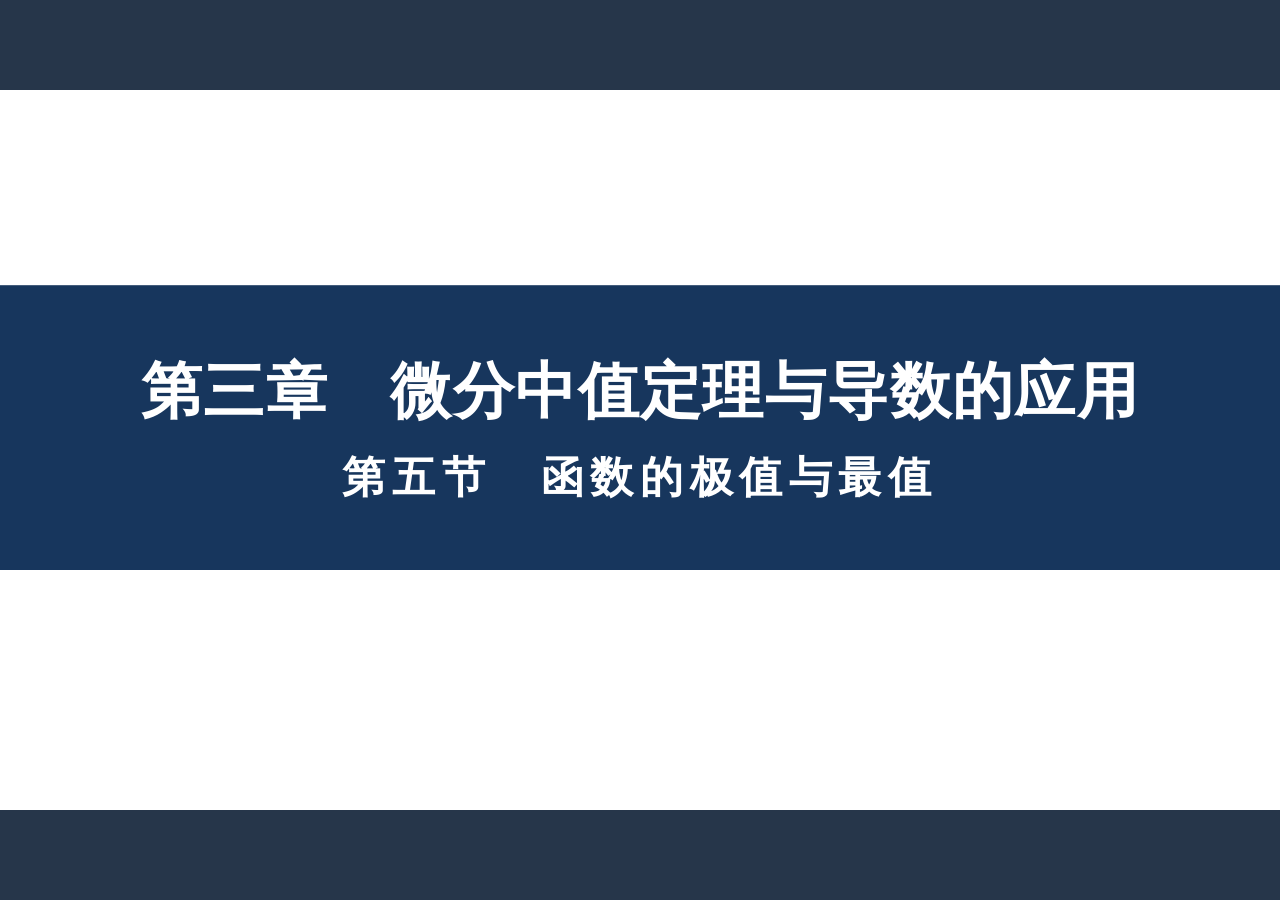
<file: 3.5 函数的极值与最值/3.5 函数的极值与最值.html>
<!doctype html>
<html lang="zh-CN"><head><meta charset="utf-8"><meta name="viewport" content="width=device-width,initial-scale=1"><title>3.5 函数的极值与最值</title>
<link rel="stylesheet" href="../公共资源/style.css"><link rel="stylesheet" href="本节.css">
<script>window.MathJax={tex:{inlineMath:[['\\(','\\)']],displayMath:[['\\[','\\]']]},svg:{fontCache:'global'}};</script>
<script defer src="../公共资源/mathjax-tex-svg.js"></script><script defer src="../公共资源/slides.js"></script><script defer src="图像.js"></script><script defer src="切线观察.js"></script></head>
<body><main id="viewport"><div id="stage">
<section class="slide cover"><div><p>第三章　微分中值定理与导数的应用</p><p>第五节　函数的极值与最值</p></div></section>
<section class="slide intro-question"><div class="body">
<div class="intro-questions"><p class="question">如何判断一个区间内可导的函数<br>驻点是不是极值点？</p><p class="question step intro-followup" data-step="1">是极大值点还是极小值点？</p></div>
</div></section>
<section class="slide tangent-observation">
<h1>观察：候选点两侧怎样变化？</h1>
<div class="body">
<div class="tangent-heading"><p>从左向右拖动切线，观察切线的变化．</p><select id="bendFunction" aria-label="选择观察函数"><option value="square">f(x) = x²</option><option value="arch">f(x) = 4x − x²</option></select></div>
<div class="growth-layout bend-layout">
<div><canvas id="bendGraph" width="1100" height="550" aria-label="拖动切线观察驻点两侧的斜率"></canvas><p id="slope35" class="tangent-slope"></p></div>
<div class="growth-control bend-controls">

<input id="bendSlider" type="hidden" value="-1">


</div></div>
</div></section>
<section class="slide first-test"><h1>一阶导数判别法</h1><div class="body">
<p>设 \(f\) 在 \(x_0\) 处连续，在其两侧邻域内可导．</p>
<div class="pair">
<div><svg class="curve" data-kind="max" role="img" aria-label="先增后减"></svg><p class="eq">\(f':+\longrightarrow-\)　极大值</p></div>
<div><svg class="curve" data-kind="min" role="img" aria-label="先减后增"></svg><p class="eq">\(f':-\longrightarrow+\)　极小值</p></div>
</div></div></section>
<section class="slide slope-bridge"><h1>切线斜率怎样变化？</h1><div class="body">
<p>切线斜率是 \(f'(x)\)；二阶导数描述斜率的变化率：</p>
<p class="eq">\(f''(x)=(f'(x))'\)</p>
<p>\(f(x)=x^2\)：\(f'(x)=2x\) 递增，\(f''(x)=2>0\)．</p>
<p>\(f(x)=4x-x^2\)：\(f'(x)=4-2x\) 递减，\(f''(x)=-2<0\)．</p>
<p class="question">能否通过驻点处的二阶导数判断极值？</p></div></section>
<section class="slide second-test"><h1>二阶导数判别法</h1><div class="body">

<p>设 \(f\) 在 \(x_0\) 的邻域内可导，\(f'(x_0)=0\)，且 \(f''(x_0)\) 存在．</p>
<div >
<p class="eq">\(f''(x_0)>0\quad\Longrightarrow\quad f(x_0)\text{ 是极小值}\)</p>
<p class="eq">\(f''(x_0)<0\quad\Longrightarrow\quad f(x_0)\text{ 是极大值}\)</p>
<p class="eq step" data-step="1">\(f''(x_0)=0\quad\Longrightarrow\quad\text{此判别法无法判断}\)</p>
</div>

</div></section>
<section class="slide example-slide example35"><h1>例 1</h1><div class="body">
<p>求函数 \(f(x)=x^3-3x\) 的极值．</p>
<button type="button" class="exercise-solution-toggle" aria-expanded="false" aria-controls="example35-answer">解：</button>
<div class="exercise-solution-panel" id="example35-answer" hidden>
<p>\(f'(x)=3x^2-3=3(x-1)(x+1)\)．</p>
<p class="step" data-step="1">令 \(f'(x)=0\)，得驻点 \(x=-1,1\)；\(f''(x)=6x\)．</p>
<p class="step" data-step="2">\(f''(-1)=-6<0\)，极大值为 \(f(-1)=2\)；</p>
<p class="step" data-step="2">\(f''(1)=6>0\)，极小值为 \(f(1)=-2\)．</p>
</div></div></section>
<section class="slide "><h1>二阶导数为零呢？</h1><div class="body">
<p>下面三个函数，在原点都有 \(f'(0)=f''(0)=0\)．</p>
<div class="triple">
<div><p class="eq">\(y=x^4\)</p><svg class="curve" data-kind="quartic-min"></svg></div>
<div><p class="eq">\(y=-x^4\)</p><svg class="curve" data-kind="quartic-max"></svg></div>
<div><p class="eq">\(y=x^3\)</p><svg class="curve" data-kind="cubic"></svg></div>
</div>
<div class="zero-answer"><p class="question zero-question">原点都是极值点吗？</p><div class="step zero-labels" data-step="1"><span>极小值</span><span>极大值</span><span>非极值</span></div></div>
<p class="step" data-step="1">二阶导数为零，不能用这个判别法下结论．</p>
</div></section>
<section class="slide "><h1>极值就是最值吗？</h1><div class="body">
<p>仍看 \(f(x)=x^3-3x\)，这次限定 \(x\in[-3,3]\)．</p>
<p>已知极大值为 \(2\)，极小值为 \(-2\)．</p>
<p class="question">它们是这个区间上的最大值与最小值吗？</p>
<svg class="curve closed-wide" data-kind="closed" role="img" aria-label="闭区间上的三次函数"></svg>
</div></section>
<section class="slide comparison35"><h1>把候选值放在一起比较</h1><div class="body">
<p>\(f(x)=x^3-3x,\quad x\in[-3,3]\)．</p>
<button class="exercise-solution-toggle" type="button" aria-expanded="false" aria-controls="comparison35-answer">解：</button><div class="exercise-solution-panel" id="comparison35-answer" hidden><p>函数在闭区间上连续，内部可导；由 \(f'(x)=3(x^2-1)=0\)，得 \(x=\pm1\)．</p>
<p>比较两端点与两个驻点处的函数值：</p>
<table><tr><td>\(x\)</td><td>\(-3\)</td><td>\(-1\)</td><td>\(1\)</td><td>\(3\)</td></tr>
<tr class="step" data-step="1"><td>\(f(x)\)</td><td>\(-18\)</td><td>\(2\)</td><td>\(-2\)</td><td>\(18\)</td></tr></table>
<div class="step" data-step="2"><p>最大值为 \(18\)，在 \(x=3\) 处取得；</p><p>最小值为 \(-18\)，在 \(x=-3\) 处取得．</p></div></div>
</div></section>
<section class="slide method35"><h1>闭区间上怎样求最值？</h1><div class="body">
<p>连续函数在闭区间 \([a,b]\) 上一定能取得最大值和最小值．</p>
<div class="step" data-step="1"><p>① 找出区间内部的驻点和不可导点．</p><p>② 计算这些点与两个端点处的函数值．</p><p>③ 比较大小，写出最值及取得最值的位置．</p></div>
<p class="question step" data-step="2">求最值，不必先判每个驻点是不是极值点．</p>
</div></section>
<section class="slide example-slide practice35"><h1>求极值与最值</h1><div class="body">
<p class="eq">\(f(x)=x^3-3x^2+2,\quad x\in[-1,3]\)</p>
<p class="eq">（1）求极值　　（2）求最大值与最小值</p>
<button type="button" class="exercise-solution-toggle" aria-expanded="false" aria-controls="practice35-answer">解：</button>
<div class="exercise-solution-panel" id="practice35-answer" hidden>
<p>\(f'(x)=3x(x-2)\)，内部驻点为 \(x=0,2\)，无不可导点．</p><p>\(f''(x)=6x-6\)．</p>
<p class="step" data-step="1">\(f''(0)=-6<0\)，极大值 \(f(0)=2\)；\(f''(2)=6>0\)，极小值 \(f(2)=-2\)．</p>
<p class="step" data-step="2">函数在闭区间上连续，比较端点和内部驻点处的函数值：</p>
<p class="eq step" data-step="2">\(f(-1)=-2,\quad f(0)=2,\quad f(2)=-2,\quad f(3)=2\)．</p>
<p class="step" data-step="3">最大值为 \(2\)，在 \(x=0,3\) 处取得；</p>
<p class="step" data-step="3">最小值为 \(-2\)，在 \(x=-1,2\) 处取得．</p>
</div></div></section>
</div></main></body></html>
</file>
<file: 公共资源/style.css>
:root {
  color: #17365d;
  background: #26364a;
  font-family: "Microsoft YaHei", "Noto Sans CJK SC", sans-serif;
}
* {
  box-sizing: border-box;
}
html,
body {
  width: 100%;
  height: 100%;
  margin: 0;
  overflow: hidden;
}
#viewport {
  position: fixed;
  inset: 0;
  overflow: hidden;
}
#stage {
  position: absolute;
  left: 0;
  top: 0;
  width: 1600px;
  height: 900px;
  transform-origin: 0 0;
  background: #fff;
}
.slide {
  position: absolute;
  inset: 0;
  width: 1600px;
  height: 900px;
  background: #fff;
  visibility: hidden;
  opacity: 0;
  pointer-events: none;
  overflow: hidden;
}
.slide.active {
  visibility: visible;
  opacity: 1;
  pointer-events: auto;
}
.slide h1 {
  font-size: 42px;
  line-height: 1.3;
  margin: 60px 105px 0;
  font-weight: 700;
}
.slide h1:before {
  content: "▶";
  font-size: 22px;
  color: #2f75b5;
  margin-right: 18px;
}
.body {
  margin: 45px 125px 0;
  font-size: 29px;
  line-height: 1.55;
  color: #353535;
}
.body p {
  margin: 17px 0;
}
.body .eq {
  color: #17365d;
  font-size: 32px;
  text-align: center;
  margin: 16px 0;
}
.body .eq mjx-container[display] {
  margin: 0.45em 0 !important;
}
.wide .eq {
  font-size: 26px;
}
.center {
  text-align: center;
}
.blue {
  color: #17365d;
  font-weight: 600;
}
.question {
  text-align: center;
  color: #17365d;
  font-weight: bold;
  font-size: 34px;
  margin: 50px 0 !important;
}
.small {
  font-size: 22px;
}
.step {
  visibility: hidden;
}
.step.shown {
  visibility: visible;
}
table {
  margin: 26px auto;
  border-collapse: collapse;
  text-align: center;
  min-width: 65%;
  font-size: 27px;
}
td {
  padding: 10px 24px;
  border-bottom: 1px solid #bac7d3;
}
tr:first-child {
  border-bottom: 2px solid #17365d;
}
ul {
  padding-left: 40px;
}
li {
  padding: 10px 0;
}
.cover {
  display: flex;
  align-items: center;
}
.cover > div:first-child {
  width: 100%;
  background: #17365d;
  color: white;
  text-align: center;
  padding: 56px 0;
  font-size: 43px;
  font-weight: bold;
}
.cover > div:first-child p {
  margin: 15px;
}
.plot {
  width: 100%;
  height: 100%;
}
.large {
  height: 610px;
  width: 1150px;
  margin: auto;
}
.gridplots {
  width: 1120px;
  height: 570px;
  margin: auto;
  display: grid;
  grid-template-columns: 1fr 1fr;
  grid-template-rows: 1fr 1fr;
  column-gap: 60px;
}
.gridplots > div {
  height: 275px;
}
.mini-title {
  text-align: center;
  height: 40px;
  font-size: 24px;
  color: #17365d;
}
.mini {
  height: 225px;
}
.interactive {
  display: grid;
  grid-template-columns: 950px 350px;
  gap: 35px;
  align-items: center;
}
.interactplot {
  height: 540px;
}
.buttons {
  display: flex;
  gap: 8px;
}
.buttons button {
  font-size: 23px;
  color: #17365d;
  border: 2px solid #17365d;
  padding: 8px;
  background: white;
  border-radius: 4px;
}
.buttons button.selected {
  color: white;
  background: #17365d;
}
#dynamic-formula {
  min-height: 100px;
  color: #17365d;
  font-family: Cambria, serif;
  font-size: 25px;
}
nav {
  position: fixed;
  bottom: 10px;
  left: 50%;
  transform: translateX(-50%);
  display: flex;
  align-items: center;
  gap: 8px;
  z-index: 9;
}
nav button,
nav span {
  font: 15px sans-serif;
  border: 0;
  border-radius: 4px;
  padding: 8px 12px;
}
nav button {
  background: #17365d;
  color: white;
  cursor: pointer;
}
nav span {
  background: #fff;
  color: #17365d;
}
.exercise {
  margin: 60px 0 !important;
}
.axis {
  stroke: #555;
  stroke-width: 1.4;
}
.gridline {
  stroke: #dfe5eb;
  stroke-width: 1;
}
.tick {
  fill: #555;
  font: 18px sans-serif;
}
.curve {
  stroke: #17365d;
  fill: none;
  stroke-width: 3;
}
.poly {
  stroke: #2f75b5;
  fill: none;
  stroke-width: 3;
  stroke-dasharray: 10 7;
}
.other {
  stroke: #b42318;
  fill: none;
  stroke-width: 3;
  stroke-dasharray: 12 5 2 5;
}
.legend {
  font: 20px sans-serif;
  fill: #17365d;
}
@media print {
  @page {
    size: 13.3333in 7.5in;
    margin: 0;
  }
  html,
  body {
    height: auto;
    overflow: visible;
    background: white;
  }
  #viewport {
    position: static;
    overflow: visible;
  }
  #stage {
    position: static;
    transform: none !important;
    width: 1600px;
    height: auto;
    zoom: 0.65;
  }
  .slide {
    position: relative;
    visibility: visible !important;
    opacity: 1 !important;
    break-after: page;
    page-break-after: always;
  }
  .slide:last-child {
    break-after: auto;
  }
  .step {
    visibility: visible !important;
  }
  nav {
    display: none;
  }
}
.plot {
  position: relative;
}
.plot-label {
  position: absolute;
  top: 8px;
  left: 22px;
  padding: 8px 12px;
  background: rgba(255, 255, 255, 0.94);
  color: #17365d;
  font:
    23px Cambria,
    serif;
  line-height: 1.65;
}
.plot-label i {
  display: inline-block;
  width: 50px;
  border-top: 3px solid #17365d;
  vertical-align: middle;
  margin-right: 9px;
}
.plot-label i.dashed {
  border-color: #2f75b5;
  border-top-style: dashed;
}
.plot-label i.otherline {
  border-color: #b42318;
  border-top-style: dashed;
}
.mini .plot-label {
  display: none;
}

/* 封面参照原课件的横幅比例与标题层次。 */
.cover > div:first-child {
  padding: 85px 0 82px;
  transform: translateY(-28px);
}
.cover > div:first-child p:first-child {
  font-size: 76px;
  line-height: 1.25;
  margin: 0 0 27px;
  letter-spacing: 2px;
}
.cover > div:first-child p:last-child {
  font-size: 54px;
  line-height: 1.25;
  margin: 0;
  letter-spacing: 8px;
}

.zoom-layout {
  display: grid;
  grid-template-columns: 900px 1fr;
  gap: 42px;
  align-items: center;
}
.zoom-layout canvas {
  width: 880px;
  height: 530px;
  border: 1px solid #cbd7e2;
}
.zoom-legend {
  text-align: center;
  color: #17365d;
  font-size: 23px !important;
}
.zoom-controls {
  font-size: 28px;
}
.zoom-controls input {
  width: 280px;
}
.zoom-controls button {
  font: 23px Microsoft YaHei;
  color: #17365d;
  background: white;
  border: 2px solid #17365d;
  border-radius: 4px;
  padding: 9px 15px;
  cursor: pointer;
}
.zoom-controls button:focus-visible {
  outline: 3px solid #2f75b5;
  outline-offset: 3px;
}

.theorem-condition {
  display: flex;
  align-items: center;
  justify-content: center;
  gap: 12px;
}
.theorem-condition span:last-child {
  font-family: "Microsoft YaHei", "Noto Sans CJK SC", sans-serif;
  font-size: 29px;
}

.board-tools {
  position: absolute;
  top: 58px;
  right: 110px;
  display: flex;
  gap: 12px;
}
.board-tools button {
  font: 21px Microsoft YaHei;
  padding: 7px 16px;
  border: 2px solid #17365d;
  border-radius: 4px;
  background: #fff;
  color: #17365d;
  cursor: pointer;
}
.board-tools button.chosen {
  background: #17365d;
  color: white;
}
.boards {
  position: absolute;
  left: 110px;
  top: 145px;
  width: 1380px;
  height: 710px;
  display: grid;
  grid-template-columns: 1fr 1fr;
  grid-template-rows: 1fr 1fr;
  gap: 18px;
}
.board {
  position: relative;
  background: #173f37;
  border: 8px solid #a99a7f;
  border-radius: 3px;
  overflow: hidden;
}
.board span {
  position: absolute;
  top: 10px;
  left: 14px;
  color: #dcebe6;
  font: 24px Microsoft YaHei;
  pointer-events: none;
}
.board canvas {
  display: block;
  width: 100%;
  height: 100%;
  touch-action: none;
  cursor: crosshair;
}

.writing-question {
  position: absolute;
  top: 35px;
  left: 105px;
  font-size: 37px;
  color: #17365d;
}
.writing-tools {
  position: absolute;
  top: 42px;
  right: 100px;
  display: flex;
  gap: 10px;
}
.writing-tools button {
  font: 21px Microsoft YaHei;
  padding: 7px 16px;
  border: 2px solid #17365d;
  border-radius: 4px;
  background: white;
  color: #17365d;
  cursor: pointer;
}
.writing-tools button.chosen {
  background: #17365d;
  color: white;
}
.writing-canvas {
  position: absolute;
  left: 60px;
  top: 155px;
  width: 1480px;
  height: 700px;
  background: #fff;
  border-top: 1px solid #d2dce6;
  touch-action: none;
  cursor: crosshair;
}

.writing-tools[hidden] {
  display: none;
}
.writing-tools {
  z-index: 5;
  right: auto;
  gap: 6px;
  padding: 8px;
  background: white;
  border: 1px solid #b7c4d0;
  border-radius: 6px;
  box-shadow: 0 3px 12px #0002;
}
.writing-tools button {
  font-size: 19px;
  padding: 7px 11px;
  white-space: nowrap;
}

.tool-toggle {
  position: absolute;
  z-index: 7;
  left: 45px;
  bottom: 28px;
  width: 58px;
  height: 58px;
  border: 2px solid #17365d;
  border-radius: 50%;
  background: white;
  color: #17365d;
  font-size: 32px;
  cursor: pointer;
}
.writing-tools {
  position: absolute;
  z-index: 7;
  top: auto;
  right: auto;
  left: 45px;
  bottom: 98px;
  display: flex;
  flex-direction: column;
  align-items: stretch;
  gap: 6px;
}
.writing-tools[hidden] {
  display: none;
}
.color-label {
  display: flex;
  align-items: center;
  justify-content: space-between;
  gap: 8px;
  font: 19px Microsoft YaHei;
  color: #17365d;
  padding: 5px 8px;
}
.ink-color {
  width: 43px;
  height: 32px;
  padding: 0;
  border: 1px solid #aebbc9;
  background: white;
  cursor: pointer;
}
.writing-tools button:disabled {
  opacity: 0.4;
  cursor: default;
}

.eraser-ring {
  display: none;
  position: absolute;
  z-index: 6;
  width: 28px;
  height: 28px;
  border: 2px solid #222;
  border-radius: 50%;
  transform: translate(-50%, -50%);
  pointer-events: none;
  background: #ffffff55;
}
.writing-slide:has(.eraser.chosen) .writing-canvas {
  cursor: none;
}

.color-label {
  display: block;
}
.palette {
  display: flex;
  gap: 6px;
  margin-top: 7px;
}
.writing-tools .swatch {
  width: 27px;
  height: 27px;
  padding: 0;
  border: 1px solid #999;
  border-radius: 50%;
}
.writing-tools .swatch.selected {
  outline: 2px solid #2f75b5;
  outline-offset: 2px;
}

.pen-options {
  position: absolute;
  left: calc(100% + 10px);
  bottom: 0;
  width: 245px;
  padding: 15px;
  background: #fff;
  border: 1px solid #b7c4d0;
  border-radius: 6px;
  box-shadow: 0 3px 12px #0002;
}
.pen-options[hidden] {
  display: none;
}
.option-title {
  font: 19px Microsoft YaHei;
  color: #17365d;
  margin: 0 0 9px;
}
.pen-options .palette {
  display: grid;
  grid-template-columns: repeat(6, 27px);
  gap: 10px;
  margin: 0 0 18px;
}
.pen-options .widths {
  display: flex;
  gap: 5px;
}
.writing-tools .width-choice {
  font-size: 16px;
  padding: 5px 8px;
}
.writing-tools .width-choice.selected {
  color: white;
  background: #17365d;
}

.pen-options .palette {
  grid-template-columns: repeat(4, 32px);
  gap: 12px;
}
.pen-options .swatch {
  width: 32px;
  height: 32px;
}

.width-control {
  display: flex;
  align-items: center;
  gap: 14px;
  height: 32px;
}
.width-slider {
  width: 155px;
  cursor: pointer;
}
.width-preview {
  display: block;
  width: 3px;
  height: 3px;
  min-width: 0;
  border-radius: 50%;
  background: #111;
  box-shadow: 0 0 0 1px #111;
}

.width-title {
  display: flex;
  align-items: center;
  gap: 14px;
  height: 24px;
}
.width-title .width-preview {
  display: inline-block;
  width: 65px;
  height: 3px;
  border-radius: 8px;
  background: #111;
  box-shadow: none;
  flex-shrink: 0;
}

.pen-options {
  width: 200px;
  padding: 12px;
}
.width-title .width-preview {
  width: 110px;
}

.pen-options .palette {
  grid-template-columns: repeat(4, 28px);
  gap: 10px;
  margin-bottom: 15px;
}
.pen-options .swatch {
  width: 28px;
  height: 28px;
}

.pen-options {
  top: -1px;
  bottom: -1px;
  box-sizing: border-box;
  display: flex;
  flex-direction: column;
  justify-content: space-between;
}
.pen-options[hidden] {
  display: none;
}
.pen-options .palette {
  margin-bottom: 4px;
}
.pen-options .width-title {
  margin-bottom: 2px;
}

.pen-options {
  width: 178px;
}
.pen-options .width-title {
  transform: translateY(5px);
}
.width-title .width-preview {
  width: 88px;
}
.pen-options .width-slider {
  width: 145px;
}

.writing-question {
  z-index: 1;
  pointer-events: none;
}
.writing-canvas {
  left: 0;
  top: 0;
  width: 1600px;
  height: 900px;
  border: 0;
  background: transparent;
  z-index: 2;
}
.pen-options {
  top: 0;
  bottom: 0;
}
.pen-options .width-slider {
  width: 136px;
  margin-left: 0;
  margin-right: 0;
}
.pen-options .width-slider {
  width: 140px;
}
.pen-options .palette {
  align-self: center;
}
.pen-options .width-title,
.pen-options .width-control {
  width: 142px;
  align-self: center;
}
.pen-options .width-title {
  gap: 10px;
}
.pen-options .width-slider {
  width: 140px;
}

.tool-toggle {
  width: 38px;
  height: 38px;
  font-size: 18px;
  left: 45px;
  bottom: 28px;
  border-radius: 4px;
  display: none;
}
.annotation-active .tool-toggle {
  display: block;
}
.annotation-page .writing-canvas {
  pointer-events: none;
}
.annotation-page.annotation-active .writing-canvas {
  pointer-events: auto;
}
.annotation-page .writing-tools {
  bottom: 76px;
}
.annotation-page .tool-toggle {
  z-index: 7;
}
.tool-toggle {
  border: 0;
  background: transparent;
  box-shadow: none;
}

.writing-tools {
  width: 200px;
  padding: 12px;
  display: flex;
  flex-direction: column;
  gap: 12px;
}
.writing-tools[hidden],
.writing-tools .pen[hidden] {
  display: none;
}
.writing-tools .pen-options {
  position: static;
  display: flex;
  width: auto;
  height: auto;
  padding: 0;
  border: 0;
  box-shadow: none;
  transform: none;
  gap: 12px;
}
.writing-tools .palette {
  align-self: center;
  margin: 0;
  grid-template-columns: repeat(4, 28px);
  gap: 10px;
}
.writing-tools .width-control {
  width: 100%;
  height: 34px;
  align-self: auto;
  gap: 9px;
}
.writing-tools .width-slider {
  width: 125px;
  flex: 1;
  min-width: 0;
}
.writing-tools .width-preview {
  display: block;
  flex: none;
  width: 30px;
  height: 3px;
  border-radius: 8px;
  box-shadow: none;
  background: #111;
}
.tool-row {
  display: flex;
  justify-content: space-between;
  gap: 6px;
}
.writing-tools .tool-row button {
  display: flex;
  align-items: center;
  justify-content: center;
  width: 37px;
  height: 37px;
  padding: 5px;
  font: 27px sans-serif;
  line-height: 1;
}
.tool-row svg {
  width: 23px;
  height: 23px;
  fill: none;
  stroke: currentColor;
  stroke-width: 1.8;
  stroke-linecap: round;
  stroke-linejoin: round;
}

.writing-tools .width-slider {
  appearance: none;
  -webkit-appearance: none;
  width: 100%;
  height: 28px;
  background: transparent;
  --thumb-size: 13px;
  --thumb-color: #111;
}
.width-slider::-webkit-slider-runnable-track {
  height: 4px;
  background: #9aaabb;
  border-radius: 4px;
}
.width-slider::-webkit-slider-thumb {
  -webkit-appearance: none;
  appearance: none;
  width: var(--thumb-size);
  height: var(--thumb-size);
  margin-top: calc((4px - var(--thumb-size)) / 2);
  background: var(--thumb-color);
  border: 1px solid white;
  border-radius: 50%;
  box-shadow: 0 0 0 1px #777;
}
.width-slider::-moz-range-track {
  height: 4px;
  background: #9aaabb;
  border-radius: 4px;
}
.width-slider::-moz-range-thumb {
  width: var(--thumb-size);
  height: var(--thumb-size);
  background: var(--thumb-color);
  border: 1px solid white;
  border-radius: 50%;
  box-shadow: 0 0 0 1px #777;
}

.writing-tools .tool-row button {
  width: 30px;
  height: 34px;
  padding: 3px;
  font-size: 24px;
}
.tool-row {
  gap: 3px;
}
.tool-row svg {
  width: 21px;
  height: 21px;
}
.pointer-mode svg path {
  fill: currentColor;
  stroke: none;
}

.writing-tools .palette {
  grid-template-columns: repeat(5, 28px);
  gap: 8px 7px;
}
.writing-tools .width-slider {
  --track-size: 3px;
}
.writing-tools .width-slider::-webkit-slider-runnable-track {
  height: var(--track-size);
}
.writing-tools .width-slider::-webkit-slider-thumb {
  width: 16px;
  height: 16px;
  margin-top: calc((var(--track-size) - 16px) / 2);
}
.writing-tools .width-slider::-moz-range-track {
  height: var(--track-size);
}
.writing-tools .width-slider::-moz-range-thumb {
  width: 16px;
  height: 16px;
}
.pointer-mode svg {
  transform: translate(2px, 1px);
}

.writing-tools .width-slider::-webkit-slider-runnable-track {
  background: var(--track-color, #111);
}
.writing-tools .width-slider::-moz-range-track {
  background: var(--track-color, #111);
}
.writing-tools .width-slider::-webkit-slider-thumb {
  background: #fff;
  border: 2px solid #555;
  box-shadow: 0 1px 3px #0005;
}
.writing-tools .width-slider::-moz-range-thumb {
  background: #fff;
  border: 2px solid #555;
  box-shadow: 0 1px 3px #0005;
}

.tool-toggle {
  display: none !important;
}

.more-menu {
  display: flex;
  position: absolute;
  left: calc(100% + 8px);
  bottom: 0;
  gap: 6px;
  padding: 8px;
  background: white;
  border: 1px solid #b7c4d0;
  border-radius: 6px;
  box-shadow: 0 3px 12px #0002;
}
.more-menu[hidden] {
  display: none;
}
.writing-tools .more-menu button {
  width: 34px;
  height: 34px;
  padding: 5px;
  display: flex;
  align-items: center;
  justify-content: center;
}
.more-menu svg {
  width: 22px;
  height: 22px;
  fill: none;
  stroke: currentColor;
  stroke-width: 1.8;
  stroke-linecap: round;
  stroke-linejoin: round;
}

.add-board span[hidden] {
  display: none;
}
.add-board span {
  display: flex;
  align-items: center;
  justify-content: center;
}
.add-board .mouse-icon svg path {
  fill: currentColor;
  stroke: none;
}
.add-board .mouse-icon svg {
  transform: translate(2px, 1px);
}

.mode-indicator {
  font: 16px Microsoft YaHei;
  color: #17365d;
  text-align: center;
  line-height: 1.2;
}
.annotation-active .mode-indicator {
  font-weight: 700;
}

.page-navigation {
  display: flex;
  align-items: center;
  justify-content: space-between;
  gap: 8px;
  border-top: 1px solid #d6dfe8;
  padding-top: 8px;
}
.writing-tools .page-navigation button {
  display: flex;
  align-items: center;
  justify-content: center;
  width: 42px;
  height: 32px;
  font: 17px sans-serif;
  padding: 3px;
}
.page-number {
  font: 16px Microsoft YaHei;
  color: #17365d;
  white-space: nowrap;
}

.writing-tools .page-navigation button {
  width: 30px;
  height: 34px;
  padding: 3px;
}
.page-navigation svg {
  width: 21px;
  height: 21px;
  fill: none;
  stroke: currentColor;
  stroke-width: 1.8;
  stroke-linecap: round;
  stroke-linejoin: round;
}
.page-navigation {
  gap: 3px;
}
.page-number {
  font-size: 13px;
}

.writing-tools .tool-row,
.writing-tools .page-navigation {
  display: grid;
  grid-template-columns: repeat(5, 30px);
  column-gap: 5px;
  justify-content: center;
  align-items: center;
}
.writing-tools .page-navigation {
  padding-top: 8px;
}
.writing-tools .tool-row button,
.writing-tools .page-navigation button {
  width: 30px;
  height: 34px;
  margin: 0;
}
.writing-tools .page-number {
  width: 30px;
  text-align: center;
  font-size: 11px;
  letter-spacing: -0.5px;
}
.pointer-mode svg {
  transform: translate(2px, 1px);
}
.pointer-mode svg path {
  fill: currentColor;
  stroke: none;
}

.writing-tools .reserved-slot {
  opacity: 0.32;
  cursor: default;
}
.writing-tools .page-navigation {
  border-top: 0;
}
.writing-tools .page-navigation {
  padding-top: 2px;
}

.growth-layout {
  display: grid;
  grid-template-columns: 840px 1fr;
  gap: 35px;
  align-items: start;
}
.growth-layout canvas {
  width: 820px;
  height: 480px;
  border: 1px solid #cbd7e2;
}
.growth-legend {
  text-align: center;
  font-size: 23px !important;
  color: #17365d;
}
.growth-red {
  color: #b34740;
}
.growth-control {
  font-size: 25px;
  line-height: 1.45;
}
.growth-control p {
  margin: 10px 0;
}
.growth-control input {
  width: 200px;
}
.growth-control button {
  font: 21px Microsoft YaHei;
  color: #17365d;
  background: white;
  border: 2px solid #17365d;
  border-radius: 4px;
  padding: 7px 12px;
  margin-left: 8px;
}
.growth-conclusion {
  font-size: 25px;
  text-align: center;
  color: #17365d;
  margin-top: 4px !important;
}

.finite-ratios {
  margin-top: 14px;
  font-size: 23px;
  line-height: 1.35;
}
.finite-ratios p {
  margin: 12px 0;
}
.finite-ratios strong {
  color: #17365d;
  font:
    28px Cambria,
    serif;
}

/* 课堂投影：统一正文与标题文字起点，列表标记悬挂。 */
.slide h1:before {
  display: inline-block;
  width: 22px;
  transform: translateY(-5px);
}
.body {
  margin-left: 145px;
  margin-right: 145px;
}
.body ul {
  padding-left: 0;
  list-style-position: outside;
}
.growth-legend,
.zoom-legend {
  font-size: 25px !important;
}

/* 图像页面统一画布、图例和操作区的视觉节奏。 */
.growth-layout {
  grid-template-columns: 900px 1fr;
  gap: 42px;
  align-items: center;
}
.growth-layout canvas {
  width: 880px;
  height: 530px;
}
.growth-legend,
.zoom-legend {
  margin: 14px 0 0 !important;
}
.dense-review .body .question {
  margin: 36px 0 !important;
}
#finiteRange,
#growthRange,
#introRange {
  font-family: Cambria, "Times New Roman", serif;
}

/* 用题目与解析之间的留白建立教学层次，逐步显示前保持位置稳定。 */
.example-slide .step[data-step="1"] {
  display: flow-root;
  margin-top: 34px;
}
.example-slide .step[data-step="1"] > p:first-child {
  margin-top: 0;
}
.solution-label {
  font-weight: 700;
  margin-right: 0.16em;
}
.summary-slide .body ul {
  padding-left: 26px;
}

.zoom-controls .zoom-prompt {
  font-size: 25px;
  line-height: 1.45;
  margin-top: 24px;
  color: #353535;
}

.zoom-key {
  font-size: 25px;
  color: #17365d;
  line-height: 1.8;
  margin-bottom: 30px;
}
.zoom-key > div {
  display: flex;
  align-items: center;
  gap: 12px;
}
.zoom-key-line {
  display: inline-block;
  flex: none;
  width: 38px;
  border-top: 3px solid #17365d;
}
.zoom-key-line.dashed {
  border-color: #2f75b5;
  border-top-style: dashed;
}

/* 列表作为正文的下一级，统一向内缩进。 */
.body ul {
  padding-left: 26px;
}

.growth-control {
  align-self: start;
  padding-top: 4px;
}
.zoom-key-line.red {
  border-color: #b34740;
}

/* 图例内部留出呼吸空间，与观察点及滑块形成清晰层次。 */
.growth-key {
  display: flex;
  flex-direction: column;
  gap: 14px;
}

.growth-control .growth-prompt {
  font-size: 25px;
  line-height: 1.45;
  margin: 30px 0 0;
  color: #353535;
}

/* 以轻量表头和统一对齐组织未定式类型。 */
.indeterminate-table {
  width: 78%;
  min-width: 0;
  table-layout: fixed;
  margin: 38px auto 0;
  font-size: 28px;
  line-height: 1.45;
}
.indeterminate-table .type-column {
  width: 38%;
}
.indeterminate-table tr:first-child {
  border-bottom: 0;
}
.indeterminate-table thead tr:first-child {
  border-bottom: 2px solid #17365d;
}
.indeterminate-table th {
  font-size: 27px;
  font-weight: 600;
  color: #17365d;
  padding: 10px 20px 14px;
}
.indeterminate-table td {
  padding: 15px 20px;
  border-bottom: 1px solid #d5dfe8;
}
.indeterminate-table th:first-child,
.indeterminate-table td:first-child {
  text-align: center;
}
.indeterminate-table td:first-child {
  color: #17365d;
  font-size: 30px;
}
.indeterminate-table th:nth-child(2),
.indeterminate-table td:nth-child(2) {
  text-align: left;
  padding-left: 36px;
}

/* 白板存档菜单 */
.writing-tools .page-navigation {
  position: relative;
}
.writing-tools .archive-menu {
  position: absolute;
  left: calc(100% + 8px);
  bottom: 0;
  display: flex;
  gap: 6px;
  padding: 8px;
  background: #fff;
  border: 1px solid #b7c4d0;
  border-radius: 6px;
  box-shadow: 0 3px 12px #0002;
  z-index: 5;
  white-space: nowrap;
}
.writing-tools .archive-menu[hidden] {
  display: none;
}
.writing-tools .page-navigation .archive-menu button {
  width: auto;
  min-width: 56px;
  height: 34px;
  padding: 4px 9px;
  font:
    18px Microsoft YaHei,
    sans-serif;
}
.archive-toast {
  position: absolute;
  right: 52px;
  bottom: 42px;
  z-index: 50;
  padding: 10px 18px;
  background: #17365d;
  color: white;
  border-radius: 5px;
  font:
    20px Microsoft YaHei,
    sans-serif;
}
.archive-toast[hidden] {
  display: none;
}

.cover .cover-credit {
  position: absolute;
  left: 0;
  right: 0;
  bottom: 115px;
  margin: 0;
  text-align: center;
  color: #17365d;
  font-size: 28px;
  font-weight: 400;
  letter-spacing: 2px;
}

/* 图像与完整问题上下分区，右侧图例与观察控件留出层次。 */
.simple-growth .growth-key {
  margin-bottom: 50px;
}
.body .eq.growth-limit {
  margin: 15px 0 0;
  font-size: 32px;
}

/* 图像适度放大，保持画布原有宽高比例。 */
.simple-growth {
  grid-template-columns: 940px 1fr;
  gap: 35px;
}
.simple-growth canvas {
  width: 920px;
  height: 554px;
}

/* 同类观察页统一放大图像，同时为右侧交互区留出空间。 */
.zoom-layout,
.growth-layout {
  grid-template-columns: 940px 1fr;
  gap: 35px;
}
.zoom-layout canvas,
.growth-layout canvas {
  width: 920px;
  height: 554px;
}

/* 推广内容与随后提出的问题分组。 */
.body p.promotion-example {
  margin-top: 58px;
}

/* 答案默认收起；展开时白底覆盖笔迹，关闭后笔迹原样保留。 */
.exercise-solution-toggle {
  position: absolute;
  top: 150px;
  left: 105px;
  z-index: 12;
  border: 0;
  padding: 0;
  background: #fff;
  color: #17365d;
  font:
    700 30px Microsoft YaHei,
    sans-serif;
  cursor: pointer;
}
.exercise-solution-toggle:focus-visible {
  outline: 2px solid #2f75b5;
  outline-offset: 4px;
}
.exercise-solution-panel {
  position: absolute;
  z-index: 11;
  top: 195px;
  left: 90px;
  right: 90px;
  min-height: 150px;
  padding: 22px 24px;
  background: #fff;
  color: #17365d;
}
.exercise-solution-panel[hidden] {
  display: none;
}
.exercise-solution-formula {
  text-align: center;
  font-size: 32px;
}
.exercise-solution-formula mjx-container[display] {
  margin: 0.45em 0 !important;
}

/* 例题答案覆盖手写层，题目保持可见。 */
.example-slide .exercise-solution-toggle {
  top: 330px;
  left: 145px;
}
.example-slide .exercise-solution-panel {
  top: 375px;
  left: 125px;
  right: 125px;
  bottom: 35px;
  padding: 18px 20px;
  font-size: 29px;
  line-height: 1.55;
}
.example-slide .exercise-solution-panel p {
  margin: 12px 0;
}

/* 原点观察范围保持在一行。 */
.zoom-controls .intro-range {
  font-size: 23px;
  white-space: nowrap;
}

/* 第 3.4 节封面的长标题。 */
.lesson-34 .cover > div:first-child p:last-child {
  font-size: 48px;
  letter-spacing: 3px;
}

/* 逐题书写页的答案与课件正文使用相同字号。 */
.practice-page .exercise-solution-toggle {
  left: 135px;
}
.practice-page .exercise-solution-panel {
  font-size: 29px;
  line-height: 1.55;
  padding-left: 45px;
}
.practice-page .exercise-solution-panel p {
  margin: 12px 0;
}

/* 解答中的推导与符号表单独成组，投影字号与正文一致。 */
.exercise-solution-panel .solution-display {
  font-size: 32px;
  line-height: 1.35;
  color: #17365d;
  text-align: center;
  margin: 8px 0;
}
.exercise-solution-panel .solution-display mjx-container[display] {
  margin: 0.3em 0 !important;
}
.exercise-solution-panel p {
  color: #353535;
}

/* 弦与曲线的观察：图像和三个点共用一个坐标系。 */
.chord-controls {
  font-size: 20px;
  line-height: 1.25;
}
.chord-controls label {
  display: block;
  margin: 10px 0 4px;
}
.chord-controls select {
  font:
    20px Microsoft YaHei,
    sans-serif;
  color: #17365d;
  max-width: 100%;
  padding: 4px 7px;
}
.chord-controls input {
  display: block;
  width: 230px;
  margin: 5px 0 0;
}
.chord-formula {
  font-size: 25px;
  color: #17365d;
  margin: 7px 0;
}
.chord-legend {
  display: flex;
  gap: 20px;
  font-size: 20px;
  color: #17365d;
  margin: 8px 0;
}
.chord-legend > div {
  display: flex;
  gap: 8px;
  align-items: center;
}
.chord-legend .zoom-key-line {
  width: 30px;
}
.chord-legend .red.dashed {
  border-color: #b34740;
  border-top-style: dashed;
}
.chord-controls .chord-prompt {
  font-size: 23px;
  line-height: 1.4;
  margin: 16px 0 0;
}

/* 图中点可直接拖动；按住点不会触发浏览器触屏手势。 */
#chordGraph {
  touch-action: none;
}
.chord-controls .chord-point {
  margin: 14px 0;
  color: #17365d;
  font-size: 22px;
}

/* 弦的观察：图像放大，函数选择与提示排列在下方。 */
.growth-layout.chord-layout {
  display: flex;
  flex-direction: column;
  align-items: flex-start;
  gap: 20px;
}
.growth-layout.chord-layout canvas {
  width: 1210px;
  height: 605px;
}
.chord-layout .chord-controls {
  display: flex;
  align-items: center;
  gap: 24px;
  padding-top: 0;
}
.chord-layout .chord-prompt {
  margin: 0;
}

/* 凹凸性观察中，两个点的纵坐标随图像移动。 */
.chord-plot {
  position: relative;
  width: 1210px;
  height: 605px;
  flex: none;
}
.chord-coordinate {
  position: absolute;
  z-index: 1;
  white-space: nowrap;
  pointer-events: none;
  font-size: 21px;
  line-height: 1.3;
  padding: 2px 5px;
  background: rgba(255, 255, 255, 0.92);
  visibility: hidden;
}
.curve-coordinate {
  color: #008000;
}
.line-coordinate {
  color: #b34740;
}
.chord-parameter {
  font-size: 20px;
  color: #17365d;
  white-space: nowrap;
}

/* 先观察图像；到下一页才显示两个纵坐标的表达式。 */
.chord-layout:not(.show-coordinates) .chord-coordinate {
  visibility: hidden !important;
}
.chord-layout:not(.show-coordinates) .chord-parameter {
  display: none;
}

.bend-key {
  margin-top: 18px;
}
.bend-key .red.dashed {
  border-color: #b34740;
  border-top-style: dashed;
}
#bendFunction {
  font:
    22px Microsoft YaHei,
    sans-serif;
  color: #17365d;
  padding: 5px 8px;
}

/* 切线观察页：图像放大，函数选择与问题位于下方。 */
.growth-layout.bend-layout {
  display: flex;
  flex-direction: column;
  align-items: flex-start;
  gap: 20px;
}
.growth-layout.bend-layout canvas {
  width: 1210px;
  height: 605px;
}
.bend-layout .bend-controls {
  display: flex;
  align-items: center;
  gap: 24px;
  padding-top: 0;
}
.bend-layout .growth-prompt {
  margin: 0;
}
#bendGraph {
  touch-action: none;
}

/* 防止触屏长按误选课件文字，保留可编辑区域的文字操作。 */
.slide {
  -webkit-user-select: none;
  user-select: none;
}
.slide input,
.slide textarea,
.slide [contenteditable="true"] {
  -webkit-user-select: text;
  user-select: text;
}

/* 课堂放映字号：封面保持原有层次，其他课件共用以下尺寸。 */
:root {
  --cover-heading-size: 76px;
  --cover-subtitle-size: 54px;
  --slide-title-size: 42px;
  --slide-body-size: 33px;
  --slide-formula-size: 36px;
  --slide-question-size: 40px;
  --slide-diagram-size: 23px;
}
.cover > div:first-child p:first-child {
  font-size: var(--cover-heading-size);
}
.cover > div:first-child p:last-child {
  font-size: var(--cover-subtitle-size);
}
.lesson-34 .cover > div:first-child p:last-child {
  font-size: 48px;
}
.slide h1 {
  font-size: var(--slide-title-size);
}
.slide:not(.cover) .body {
  font-size: var(--slide-body-size);
}
.slide:not(.cover) .body .eq {
  font-size: var(--slide-formula-size);
}
.slide:not(.cover) .writing-question {
  font-size: var(--slide-question-size);
}
.slide:not(.cover) .exercise-solution-panel {
  font-size: var(--slide-body-size);
}
.slide:not(.cover) .exercise-solution-panel .solution-display,
.slide:not(.cover) .exercise-solution-formula {
  font-size: var(--slide-formula-size);
}
.slide:not(.cover) .exercise-solution-toggle {
  font-size: 34px;
}
.slide:not(.cover) .chord-controls,
.slide:not(.cover) .chord-legend,
.slide:not(.cover) .chord-parameter {
  font-size: var(--slide-diagram-size);
}
.slide:not(.cover) .chord-coordinate {
  font-size: 24px;
}
.slide:not(.cover) .chord-controls .chord-prompt {
  font-size: 26px;
}
.slide:not(.cover) .growth-legend {
  font-size: 28px !important;
}
.slide:not(.cover) .growth-control,
.slide:not(.cover) .growth-control .growth-prompt {
  font-size: 28px;
}
.practice-page .exercise-solution-panel {
  top: 150px;
  padding-top: 0;
}
.practice-page .exercise-solution-panel > p:first-child {
  margin: 0 0 12px;
  padding-left: 75px;
}
.practice-page .exercise-solution-toggle {
  top: 156px;
}

/* 解答首行与“解：”同行；收起后仍保留原有按钮位置。 */
.example-slide .exercise-solution-panel {
  top: 330px;
  padding-top: 0;
}
.example-slide .exercise-solution-panel > p:first-child {
  margin: 0 0 12px;
  padding-left: 75px;
}
.example-slide .exercise-solution-toggle[aria-expanded="true"] {
  top: 336px;
}
.writing-slide:not(.example-slide):not(.practice-page)
  .exercise-solution-panel:has(> .exercise-solution-formula) {
  top: 150px;
  padding-top: 0;
}
.writing-slide:not(.example-slide):not(.practice-page):has(
    .exercise-solution-panel:not([hidden]) > .exercise-solution-formula
  )
  .exercise-solution-toggle {
  top: 175px;
}

/* 图中公式可拖动，文字保持水平并避免触发触屏手势。 */
.chord-coordinate[data-slide-drag] {
  pointer-events: auto;
  touch-action: none;
  cursor: grab;
}
.chord-coordinate[data-slide-drag] * {
  pointer-events: none;
}

/* 图像中的数学标记及函数选项使用公式排版。 */
.graph-math-layer {
  position: absolute;
  inset: 0;
  pointer-events: none;
  z-index: 2;
}
.graph-math-label {
  position: absolute;
  color: #526c86;
  font-size: 21px;
  line-height: 1;
  white-space: nowrap;
  pointer-events: none;
}
.math-function-menu {
  position: relative;
  display: inline-block;
  flex: none;
  z-index: 4;
  font-size: 23px;
  line-height: 1.25;
  color: #17365d;
}
.math-function-menu .math-function-current,
.math-function-menu .math-function-options button {
  font: inherit;
  color: inherit;
  background: #fff;
  border: 2px solid #17365d;
  border-radius: 4px;
  padding: 6px 12px;
  cursor: pointer;
  text-align: left;
  white-space: nowrap;
}
.math-function-menu .math-function-current::after {
  content: "▾";
  margin-left: 12px;
  font-size: 16px;
}
.math-function-options {
  position: absolute;
  bottom: calc(100% + 3px);
  left: 0;
  min-width: 100%;
  padding: 4px;
  background: #fff;
  border: 1px solid #aab9c8;
  border-radius: 4px;
  box-shadow: 0 3px 10px #0002;
  z-index: 10;
}
.math-function-options[hidden] {
  display: none;
}
.math-function-menu .math-function-options button {
  display: block;
  width: 100%;
  border: 0;
  padding: 7px 10px;
}
.math-function-menu .math-function-options button:hover,
.math-function-menu .math-function-options button:focus {
  background: #eaf1f8;
}
</file>
<file: 3.5 函数的极值与最值/本节.css>
/* Public presentation, typography, reveal and writing tools follow 3.3/3.4. */
.pair,.triple {display:grid;grid-template-columns:repeat(2,1fr);gap:60px;text-align:center}
.triple {grid-template-columns:repeat(3,1fr);gap:24px}
.curve {display:block;width:100%;height:350px}
.curve text {stroke:none;font-weight:normal}
.summary {margin-top:60px!important}
.triple .curve {height:220px}
.closed-wide {height:340px;max-width:850px;margin:0 auto}
.detail-page .exercise-solution-panel {top:260px}
.detail-page .exercise-solution-toggle,.detail-page .exercise-solution-toggle[aria-expanded="true"] {top:266px}
.detail-page .exercise-solution-panel p {margin:12px 0}

.tangent-observation .body {margin-top:30px}
.tangent-observation .bend-layout {margin-top:22px}
.tangent-observation .bend-controls p {margin:16px 0}
.tangent-observation .growth-layout.bend-layout {
  display:grid;
  grid-template-columns:900px 1fr;
  gap:36px;
  align-items:center;
}
.tangent-observation .growth-layout.bend-layout canvas {
  width:900px;
  height:450px;
}
.tangent-observation .bend-layout .bend-controls {
  display:block;
  width:auto;
}
.tangent-observation .bend-controls select {max-width:100%;font-size:25px;}
.tangent-observation .bend-layout .growth-prompt {font-size:28px;line-height:1.8;}
.tangent-observation .tangent-slope { text-align:center; margin:12px 0 0; color:#17365d; font-size:32px; }

.intro-question .body { position:absolute; inset:0; margin:0; display:flex; align-items:center; justify-content:center; }
.intro-question .body .question { font-size:48px; line-height:1.8; margin:0 !important; }

.tangent-heading { display:flex; align-items:center; justify-content:space-between; gap:32px; }
.tangent-heading select { font-size:25px; color:#17365d; }

.intro-questions { text-align:center; }
.intro-question .body .intro-followup { margin-top:65px !important; }
.tangent-heading { justify-content:flex-start; gap:20px; }
.tangent-observation .growth-layout.bend-layout { display:flex; justify-content:center; }

.practice35 .exercise-solution-panel { top:340px; }
.practice35 .exercise-solution-toggle, .practice35 .exercise-solution-toggle[aria-expanded="true"] { top:346px; }
.practice35 .exercise-solution-panel p { margin:9px 0; }

.zero-answer { display:grid; align-items:center; margin:35px 0; }
.zero-answer > * { grid-area:1 / 1; }
.zero-answer .question { margin:0 !important; }
.zero-labels { display:grid; grid-template-columns:repeat(3,1fr); gap:24px; text-align:center; color:#17365d; font-size:36px; background:#fff; }

.comparison35 .exercise-solution-toggle { top:250px; left:125px; }
.comparison35 .exercise-solution-panel { top:250px; left:125px; right:125px; }
.comparison35 .exercise-solution-panel > p:first-child { padding-left:75px; margin-top:0; }

/* Teaching groups and answer alignment */
.tangent-heading { gap:12px; }
.tangent-heading select { border:1px solid #a8bbce; border-radius:3px; padding:6px 10px; background:#fff; }
.slope-bridge .body > p:nth-of-type(3) { margin-top:38px; }
.slope-bridge .body .question { margin-top:45px !important; }
.second-test .body > div { margin-top:48px; }
.second-test .body .eq { margin:27px 0; }
.example35 .exercise-solution-toggle, .example35 .exercise-solution-toggle[aria-expanded="true"] { top:285px; }
.example35 .exercise-solution-panel { top:280px; }
.example35 .exercise-solution-panel > p { margin:15px 0; padding-left:75px; }
.example35 .exercise-solution-panel > p:nth-child(2) { margin-top:30px; }
.example35 .exercise-solution-panel > p:nth-child(3) { margin-top:30px; }
.comparison35 .exercise-solution-toggle { top:265px; }
.comparison35 .exercise-solution-panel { top:260px; }
.comparison35 .exercise-solution-panel p { padding-left:75px; }
.comparison35 .exercise-solution-panel table { margin-top:30px; margin-bottom:30px; }
.method35 .body > .step { margin-top:35px; }
.method35 .body .question { margin-top:55px !important; }
.practice35 .exercise-solution-panel p { padding-left:75px; }
.practice35 .exercise-solution-panel p:nth-child(3), .practice35 .exercise-solution-panel p:nth-child(4) { margin-top:22px; }
.comparison35 .exercise-solution-toggle { top:287px; left:125px; }
.triple .curve { height:245px; }
</file>
